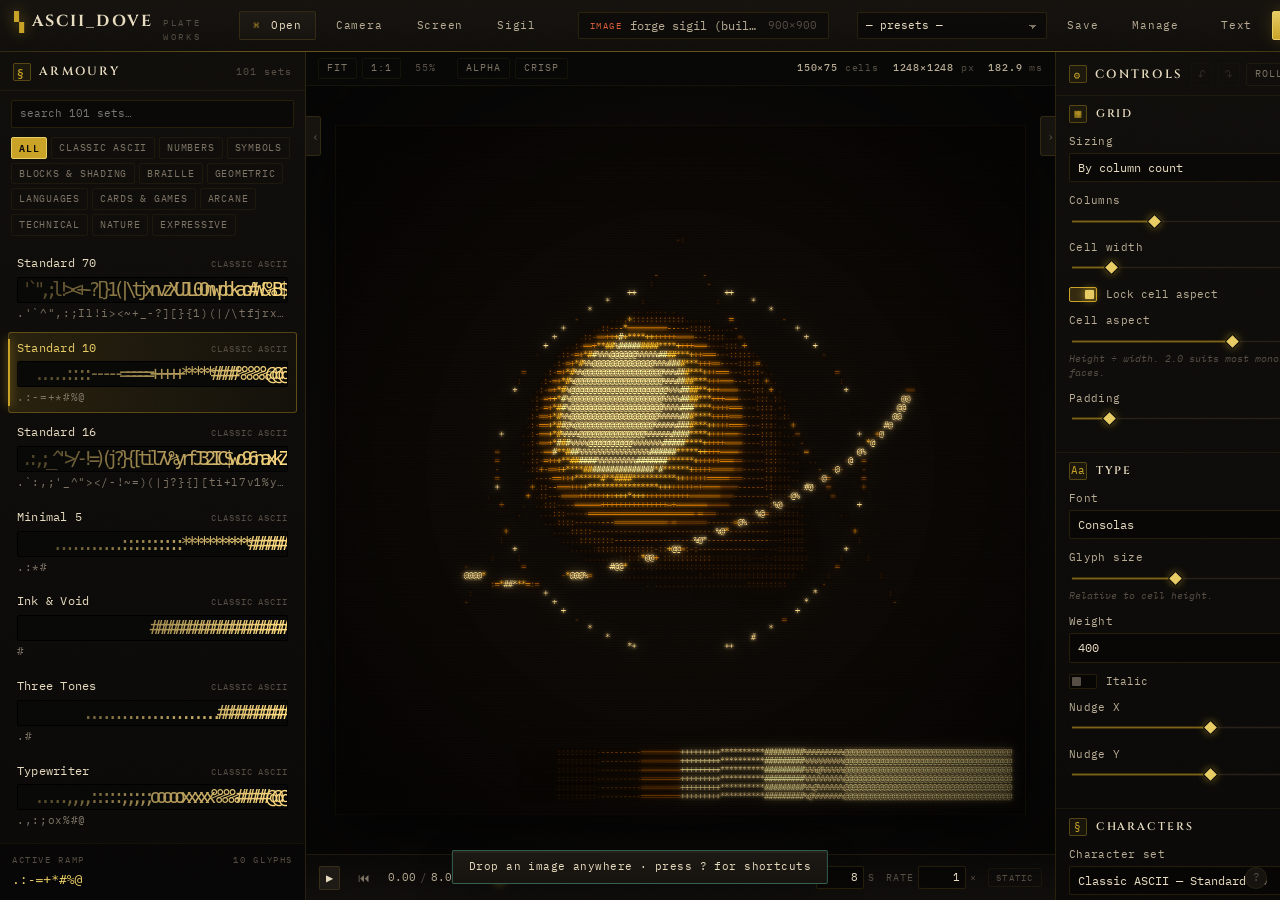
<file: index.html>
<!doctype html>
<html lang="en">
<head>
<meta charset="utf-8">
<meta name="viewport" content="width=device-width, initial-scale=1">
<title>ASCII_DOVE — glyph plate works</title>
<meta name="description" content="A studio for turning images, video and live capture into glyph art.">

<link rel="preconnect" href="https://fonts.googleapis.com">
<link rel="preconnect" href="https://fonts.gstatic.com" crossorigin>
<link href="https://fonts.googleapis.com/css2?family=Cinzel:wght@400;600;700&family=IBM+Plex+Mono:ital,wght@0,300;0,400;0,500;0,600;1,400&display=swap" rel="stylesheet">

<script>
/* Send phones to the touch build, before any styling, so there is no flash of
   the desktop layout.

   Deliberately NOT navigator.maxTouchPoints: Windows laptops with a
   touchscreen report 10 of them, and a narrow window would then bounce a
   desktop user into the phone UI. `pointer: coarse` asks whether the *primary*
   pointer is a finger, which is the actual question — a touch laptop with a
   trackpad reports `fine`.

   `?desktop=1` overrides and is remembered. */
(function () {
  try {
    if (/[?&]desktop=1/.test(location.search)) {
      localStorage.setItem('asciidove.forceDesktop', '1');
      return;
    }
    if (localStorage.getItem('asciidove.forceDesktop') === '1') return;

    var ua = navigator.userAgentData;
    var isPhone = !!(ua && ua.mobile === true);
    var coarse = window.matchMedia('(pointer: coarse)').matches;
    var narrow = window.matchMedia('(max-width: 900px)').matches;

    if (isPhone || (coarse && narrow)) location.replace('mobile.html');
  } catch (e) { /* storage or matchMedia blocked — stay on desktop */ }
})();
</script>

<link rel="stylesheet" href="css/app.css">
<link rel="icon" href="data:image/svg+xml,%3Csvg xmlns='http://www.w3.org/2000/svg' viewBox='0 0 32 32'%3E%3Crect width='32' height='32' fill='%230a0908'/%3E%3Ctext x='16' y='23' font-size='20' text-anchor='middle' fill='%23c9a227' font-family='serif'%3E%40%3C/text%3E%3C/svg%3E">
</head>
<body>

<div class="grain" aria-hidden="true"></div>

<div class="app">

  <!-- ══════════════════════════ TOP BAR ══════════════════════════ -->
  <header class="topbar">
    <div class="mark">
      <span class="mark-glyph">▚</span>
      <span class="mark-name">ASCII_DOVE</span>
      <span class="mark-sub">plate works</span>
    </div>

    <nav class="tb-group" aria-label="Source">
      <button class="btn" id="btnOpen" title="Open image, video, GIF or a folder of frames (O)">
        <span class="btn-key">⌘</span> Open
      </button>
      <button class="btn btn-quiet" id="btnCam" title="Use the camera as a live source">Camera</button>
      <button class="btn btn-quiet" id="btnScreen" title="Capture a screen or window">Screen</button>
      <button class="btn btn-quiet" id="btnSample" title="Return to the built-in test sigil">Sigil</button>
    </nav>

    <div class="tb-spacer"></div>

    <div class="tb-group tb-source" id="sourceInfo" title="Current source">
      <span class="src-kind" id="srcKind">image</span>
      <span class="src-name" id="srcName">forge sigil</span>
      <span class="src-dim" id="srcDim">900×900</span>
    </div>

    <div class="tb-spacer"></div>

    <nav class="tb-group" aria-label="Presets">
      <select id="presetSelect" class="select select-preset" title="Load a preset">
        <option value="">— presets —</option>
      </select>
      <button class="btn btn-quiet" id="btnPresetSave" title="Save current settings as a preset (S)">Save</button>
      <button class="btn btn-quiet" id="btnPresetManage" title="Manage, import and export presets">Manage</button>
    </nav>

    <nav class="tb-group" aria-label="Output">
      <button class="btn btn-quiet" id="btnText" title="View and copy as plain text (T)">Text</button>
      <button class="btn btn-gold" id="btnExport" title="Export (E)">Export</button>
    </nav>
  </header>

  <!-- ══════════════════════════ BODY ══════════════════════════ -->
  <main class="body">

    <!-- ─────────── LEFT: glyph armoury ─────────── -->
    <aside class="rail rail-left" id="railLeft">
      <div class="rail-head">
        <h2 class="rail-title"><span class="sigil">§</span> Armoury</h2>
        <span class="rail-count" id="setCount">—</span>
      </div>

      <div class="rail-search">
        <input type="search" id="setSearch" placeholder="search 60+ sets…" autocomplete="off" spellcheck="false">
      </div>

      <div class="cat-strip" id="catStrip" role="tablist" aria-label="Character categories"></div>

      <div class="set-list" id="setList" role="listbox" aria-label="Character sets"></div>

      <div class="rail-foot">
        <div class="ramp-readout">
          <div class="ramp-label">active ramp <span id="rampLen"></span></div>
          <div class="ramp-glyphs" id="rampGlyphs"></div>
        </div>
      </div>
    </aside>

    <button class="rail-toggle rail-toggle-left" id="toggleLeft" title="Collapse the armoury">‹</button>

    <!-- ─────────── CENTRE: stage ─────────── -->
    <section class="stage">
      <div class="stage-bar">
        <div class="sb-group">
          <button class="chip" id="btnFit" title="Fit plate to view (F)">Fit</button>
          <button class="chip" id="btnActual" title="Actual pixels (1)">1:1</button>
          <span class="chip chip-static" id="zoomLabel">100%</span>
        </div>
        <div class="sb-group">
          <button class="chip chip-toggle" id="btnCheck" title="Show a checkerboard behind transparency">Alpha</button>
          <button class="chip chip-toggle" id="btnPixel" title="Disable smoothing when zoomed">Crisp</button>
        </div>
        <div class="sb-spacer"></div>
        <div class="sb-group sb-stats">
          <span class="stat"><b id="statGrid">—</b> cells</span>
          <span class="stat"><b id="statSize">—</b> px</span>
          <span class="stat"><b id="statMs">—</b> ms</span>
        </div>
      </div>

      <div class="viewport" id="viewport">
        <div class="plate-wrap" id="plateWrap">
          <canvas id="plate"></canvas>
        </div>
        <div class="drop-veil" id="dropVeil">
          <div class="drop-inner">
            <div class="drop-mark">▚</div>
            <div class="drop-text">release to forge</div>
            <div class="drop-hint">images · video · gif · webp · frame sequences</div>
          </div>
        </div>
      </div>

      <div class="transport" id="transport">
        <button class="tp-btn" id="btnPlay" title="Play / pause (Space)">▶</button>
        <button class="tp-btn tp-quiet" id="btnRewind" title="Return to zero (Home)">⏮</button>
        <div class="tp-time"><span id="tpTime">0.00</span><span class="tp-dim">/</span><span id="tpDur">8.00</span>s</div>
        <input type="range" class="tp-scrub" id="tpScrub" min="0" max="1000" value="0" title="Scrub the timeline">
        <label class="tp-field" title="Loop length driving the LFOs">
          loop <input type="number" id="tpLoop" min="0.5" max="120" step="0.5" value="8"><span>s</span>
        </label>
        <label class="tp-field" title="Playback rate">
          rate <input type="number" id="tpSpeed" min="0.05" max="8" step="0.05" value="1"><span>×</span>
        </label>
        <span class="tp-badge" id="tpBadge">static</span>
      </div>
    </section>

    <button class="rail-toggle rail-toggle-right" id="toggleRight" title="Collapse controls">›</button>

    <!-- ─────────── RIGHT: controls ─────────── -->
    <aside class="rail rail-right" id="railRight">
      <div class="rail-head">
        <h2 class="rail-title"><span class="sigil">⚙</span> Controls</h2>
        <div class="rail-head-actions">
          <button class="mini mini-icon" id="btnUndo" title="Undo (Ctrl+Z)" disabled>↶</button>
          <button class="mini mini-icon" id="btnRedo" title="Redo (Ctrl+Shift+Z)" disabled>↷</button>
          <button class="mini" id="btnRandom" title="Randomise the look (R)">Roll</button>
          <button class="mini" id="btnReset" title="Reset every parameter">Reset</button>
        </div>
      </div>
      <div class="groups" id="groups"></div>
    </aside>
  </main>
</div>

<!-- ══════════════════════════ MODALS ══════════════════════════ -->

<div class="modal-veil" id="modalVeil" hidden>

  <!-- Export -->
  <div class="modal" id="modalExport" hidden role="dialog" aria-labelledby="exportTitle">
    <div class="modal-head">
      <h3 id="exportTitle"><span class="sigil">⬓</span> Export</h3>
      <button class="modal-x" data-close>✕</button>
    </div>
    <div class="modal-body">
      <div class="tabs" id="exportTabs">
        <button class="tab is-on" data-tab="still">Still</button>
        <button class="tab" data-tab="text">Text &amp; vector</button>
        <button class="tab" data-tab="motion">Motion</button>
      </div>

      <section class="tabpane is-on" data-pane="still">
        <div class="field">
          <label>Scale</label>
          <select id="exScale" class="select">
            <option value="1">1× — as rendered</option>
            <option value="2">2×</option>
            <option value="3">3×</option>
            <option value="4">4×</option>
          </select>
        </div>
        <p class="note" id="exStillNote">—</p>
        <div class="modal-actions">
          <button class="btn btn-gold" id="exPNG">Save PNG</button>
          <button class="btn" id="exJPG">Save JPEG</button>
          <button class="btn btn-quiet" id="exClip">Copy image</button>
        </div>
      </section>

      <section class="tabpane" data-pane="text">
        <label class="check"><input type="checkbox" id="exTrim" checked> Trim trailing spaces</label>
        <p class="note">Plain text drops colour. ANSI keeps 24-bit colour for terminals.
           SVG and HTML both stay live text you can select and restyle.</p>
        <div class="modal-actions">
          <button class="btn btn-gold" id="exTXT">Save .txt</button>
          <button class="btn" id="exANSI">Save .ans</button>
          <button class="btn" id="exSVG">Save .svg</button>
          <button class="btn" id="exHTML">Save .html</button>
          <button class="btn btn-quiet" id="exCopyText">Copy text</button>
        </div>
      </section>

      <section class="tabpane" data-pane="motion">
        <div class="field-row">
          <div class="field">
            <label>Format</label>
            <select id="exFormat" class="select">
              <option value="gif">Animated GIF — frame exact</option>
              <option value="webm">Video (WebM) — records in real time</option>
              <option value="zip">PNG sequence (.zip) — frame exact</option>
              <option value="txtzip">Text sequence (.zip) — frame exact</option>
            </select>
          </div>
          <div class="field field-narrow">
            <label>FPS</label>
            <input type="number" id="exFps" class="input" min="1" max="60" step="1" value="20">
          </div>
          <div class="field field-narrow">
            <label>Seconds</label>
            <input type="number" id="exDur" class="input" min="0.2" max="120" step="0.1" value="4">
          </div>
        </div>
        <div class="field-row" id="gifOpts">
          <div class="field field-narrow">
            <label>GIF colours</label>
            <select id="exColors" class="select">
              <option value="256">256</option>
              <option value="128">128</option>
              <option value="64">64</option>
              <option value="32">32</option>
              <option value="16">16</option>
            </select>
          </div>
          <label class="check"><input type="checkbox" id="exGifDither"> Dither GIF colours</label>
        </div>
        <p class="note" id="exMotionNote">—</p>
        <div class="progress" id="exProgress" hidden>
          <div class="progress-bar"><i id="exProgressBar"></i></div>
          <div class="progress-text" id="exProgressText">—</div>
        </div>
        <div class="modal-actions">
          <button class="btn btn-gold" id="exRender">Render</button>
          <button class="btn btn-quiet" id="exCancel" hidden>Cancel</button>
        </div>
      </section>
    </div>
  </div>

  <!-- Text view -->
  <div class="modal modal-wide" id="modalText" hidden role="dialog" aria-labelledby="textTitle">
    <div class="modal-head">
      <h3 id="textTitle"><span class="sigil">≡</span> Plain text</h3>
      <button class="modal-x" data-close>✕</button>
    </div>
    <div class="modal-body">
      <div class="text-tools">
        <span class="note" id="textStats">—</span>
        <div class="tt-actions">
          <button class="btn btn-quiet" id="txtCopy">Copy</button>
          <button class="btn btn-quiet" id="txtSave">Save .txt</button>
        </div>
      </div>
      <textarea id="textOut" class="text-out" readonly spellcheck="false"></textarea>
    </div>
  </div>

  <!-- Preset manager -->
  <div class="modal" id="modalPresets" hidden role="dialog" aria-labelledby="presetTitle">
    <div class="modal-head">
      <h3 id="presetTitle"><span class="sigil">✦</span> Presets</h3>
      <button class="modal-x" data-close>✕</button>
    </div>
    <div class="modal-body">
      <div class="field-row">
        <div class="field">
          <label>Save current settings as</label>
          <input type="text" id="presetName" class="input" placeholder="name this plate" maxlength="60">
        </div>
        <button class="btn btn-gold" id="presetSaveGo">Save</button>
      </div>
      <div class="preset-list" id="presetList"></div>
      <div class="modal-actions modal-actions-split">
        <div>
          <button class="btn btn-quiet" id="presetImport">Import JSON…</button>
          <input type="file" id="presetFile" accept=".json,application/json" hidden>
        </div>
        <div>
          <button class="btn btn-quiet" id="presetExportAll">Export all</button>
        </div>
      </div>
    </div>
  </div>

  <!-- Animation binding editor -->
  <div class="modal modal-narrow" id="modalAnim" hidden role="dialog" aria-labelledby="animTitle">
    <div class="modal-head">
      <h3 id="animTitle"><span class="sigil">∿</span> Animate <em id="animParam"></em></h3>
      <button class="modal-x" data-close>✕</button>
    </div>
    <div class="modal-body" id="animBody"></div>
  </div>

  <!-- Help -->
  <div class="modal" id="modalHelp" hidden role="dialog" aria-labelledby="helpTitle">
    <div class="modal-head">
      <h3 id="helpTitle"><span class="sigil">?</span> Shortcuts</h3>
      <button class="modal-x" data-close>✕</button>
    </div>
    <div class="modal-body">
      <dl class="keys">
        <dt>Ctrl Z</dt><dd>Undo</dd>
        <dt>Ctrl ⇧ Z</dt><dd>Redo</dd>
        <dt>O</dt><dd>Open a file</dd>
        <dt>Space</dt><dd>Play / pause</dd>
        <dt>F</dt><dd>Fit plate to view</dd>
        <dt>1</dt><dd>Actual pixels</dd>
        <dt>T</dt><dd>Plain-text view</dd>
        <dt>E</dt><dd>Export</dd>
        <dt>S</dt><dd>Save preset</dd>
        <dt>R</dt><dd>Roll a random look</dd>
        <dt>[ &nbsp;]</dt><dd>Character offset −/+</dd>
        <dt>, &nbsp;.</dt><dd>Depth −/+</dd>
        <dt>&lt; &nbsp;&gt;</dt><dd>Columns −/+</dd>
        <dt>I</dt><dd>Invert</dd>
        <dt>X</dt><dd>Reverse ramp</dd>
        <dt>↑ ↓</dt><dd>Previous / next character set</dd>
        <dt>Esc</dt><dd>Close dialog</dd>
        <dt>?</dt><dd>This list</dd>
      </dl>
      <p class="note">Drop files anywhere on the stage. Everything runs locally — nothing is uploaded.</p>
      <p class="note">On a phone? <a class="help-link" id="linkMobile" href="mobile.html">Switch to the touch build →</a></p>
    </div>
  </div>
</div>

<div class="toast-stack" id="toasts" aria-live="polite"></div>

<button class="help-fab" id="btnHelp" title="Shortcuts (?)">?</button>

<input type="file" id="fileInput" accept="image/*,video/*" multiple hidden>

<!-- ══════════════════════════ SCRIPTS ══════════════════════════ -->
<script src="js/charsets.js"></script>
<script src="js/palettes.js"></script>
<script src="js/imageproc.js"></script>
<script src="js/renderer.js"></script>
<script src="js/media.js"></script>
<script src="js/params.js"></script>
<script src="js/anim.js"></script>
<script src="js/lib/zip.js"></script>
<script src="js/lib/gifenc.js"></script>
<script src="js/exporters.js"></script>
<script src="js/presets.js"></script>
<script src="js/ui.js"></script>
<script src="js/main.js"></script>
</body>
</html>
</file>
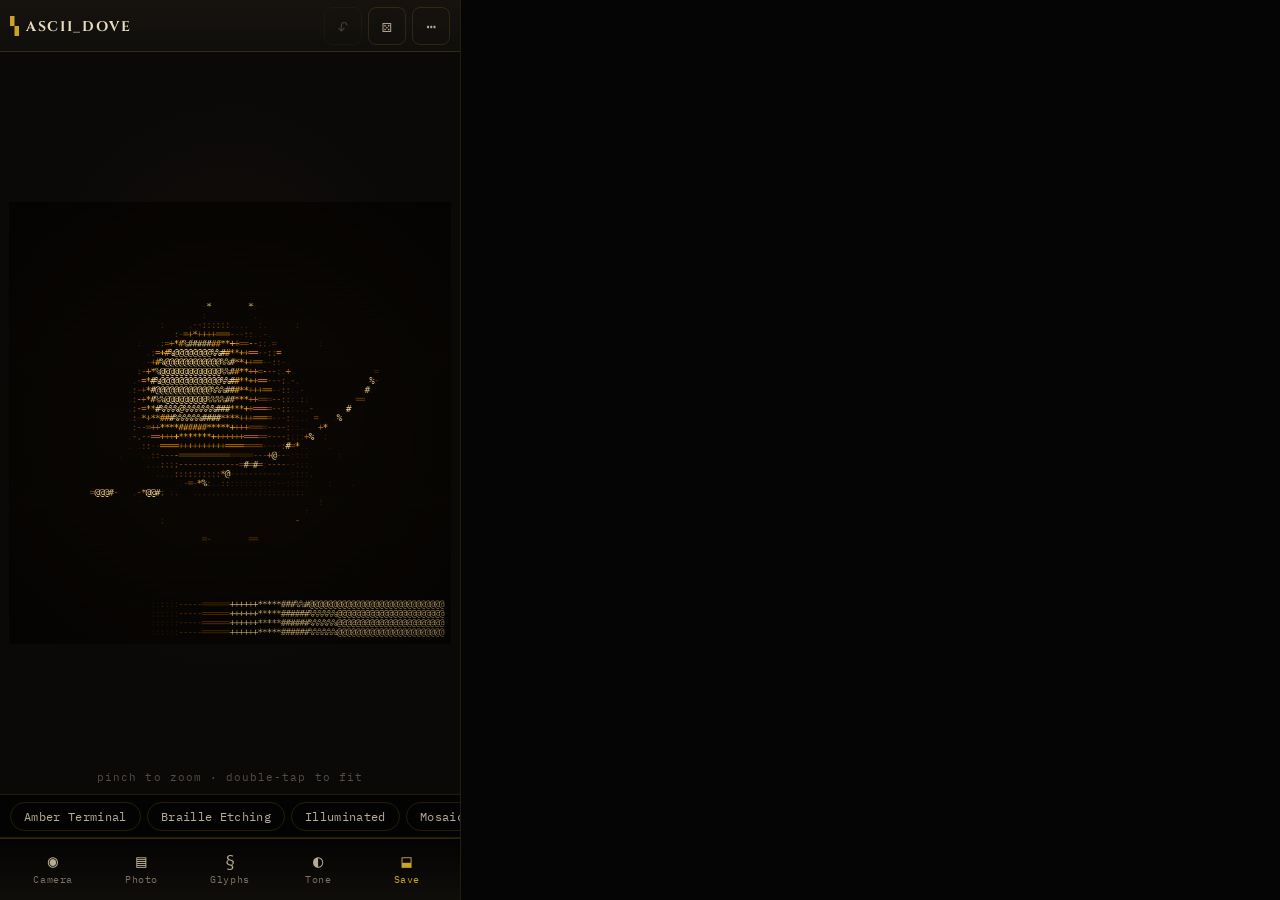
<file: mobile.html>
<!doctype html>
<html lang="en">
<head>
<meta charset="utf-8">
<meta name="viewport" content="width=device-width, initial-scale=1, maximum-scale=1, user-scalable=no, viewport-fit=cover">
<meta name="theme-color" content="#0a0908">
<meta name="mobile-web-app-capable" content="yes">
<meta name="apple-mobile-web-app-status-bar-style" content="black-translucent">
<title>ASCII_DOVE</title>
<meta name="description" content="Turn your camera and photos into glyph art.">

<link rel="preconnect" href="https://fonts.googleapis.com">
<link rel="preconnect" href="https://fonts.gstatic.com" crossorigin>
<link href="https://fonts.googleapis.com/css2?family=Cinzel:wght@600;700&family=IBM+Plex+Mono:wght@400;500&display=swap" rel="stylesheet">

<link rel="stylesheet" href="css/mobile.css">
<link rel="icon" href="data:image/svg+xml,%3Csvg xmlns='http://www.w3.org/2000/svg' viewBox='0 0 32 32'%3E%3Crect width='32' height='32' fill='%230a0908'/%3E%3Ctext x='16' y='23' font-size='20' text-anchor='middle' fill='%23c9a227' font-family='serif'%3E%40%3C/text%3E%3C/svg%3E">
</head>
<body>

<div class="app">

  <header class="bar bar-top">
    <div class="mark"><span class="mark-glyph">▚</span><span class="mark-name">ASCII_DOVE</span></div>
    <div class="bar-spacer"></div>
    <button class="icon-btn" id="btnUndo" aria-label="Undo" disabled>↶</button>
    <button class="icon-btn" id="btnRoll" aria-label="Random look">⚄</button>
    <button class="icon-btn" id="btnMore" aria-label="More">⋯</button>
  </header>

  <main class="stage" id="stage">
    <canvas id="plate"></canvas>
    <div class="stage-hint" id="stageHint">pinch to zoom · double-tap to fit</div>
  </main>

  <div class="strip" id="presetStrip" role="tablist" aria-label="Presets"></div>

  <nav class="bar bar-bottom">
    <button class="act" id="actCamera"><span class="act-ico">◉</span><span>Camera</span></button>
    <button class="act" id="actOpen"><span class="act-ico">▤</span><span>Photo</span></button>
    <button class="act" id="actLook"><span class="act-ico">§</span><span>Glyphs</span></button>
    <button class="act" id="actTone"><span class="act-ico">◐</span><span>Tone</span></button>
    <button class="act act-go" id="actSave"><span class="act-ico">⬓</span><span>Save</span></button>
  </nav>
</div>

<!-- ─────────── bottom sheets ─────────── -->
<div class="sheet-veil" id="sheetVeil" hidden></div>

<section class="sheet" id="sheetLook" hidden aria-label="Glyphs">
  <div class="sheet-grip"></div>
  <div class="sheet-head"><h2>Glyphs</h2><button class="sheet-x" data-close>✕</button></div>
  <div class="sheet-body">
    <label class="fld">Character set
      <select id="mSet" class="sel"></select>
    </label>
    <div id="rampPreview" class="ramp"></div>
    <div id="lookSliders"></div>
    <label class="tgl"><input type="checkbox" id="mReverse"><span class="tgl-box"></span>Reverse ramp</label>
  </div>
</section>

<section class="sheet" id="sheetTone" hidden aria-label="Tone">
  <div class="sheet-grip"></div>
  <div class="sheet-head"><h2>Tone</h2><button class="sheet-x" data-close>✕</button></div>
  <div class="sheet-body">
    <div id="toneSliders"></div>
    <label class="tgl"><input type="checkbox" id="mInvert"><span class="tgl-box"></span>Invert</label>
  </div>
</section>

<section class="sheet" id="sheetMore" hidden aria-label="More">
  <div class="sheet-grip"></div>
  <div class="sheet-head"><h2>Detail &amp; colour</h2><button class="sheet-x" data-close>✕</button></div>
  <div class="sheet-body">
    <div id="moreSliders"></div>
    <label class="fld">Colour
      <select id="mColorMode" class="sel">
        <option value="mono">Single colour</option>
        <option value="source">From photo</option>
        <option value="palette">Palette</option>
        <option value="gradient">Gradient</option>
      </select>
    </label>
    <label class="fld" id="palWrap">Palette
      <select id="mPalette" class="sel"></select>
    </label>
    <label class="fld" id="gradWrap" hidden>Gradient
      <select id="mGradient" class="sel"></select>
    </label>
    <label class="tgl"><input type="checkbox" id="mEdges"><span class="tgl-box"></span>Contour strokes
      <em class="tgl-note">sharper, ~2× slower</em>
    </label>
    <div class="sheet-foot">
      <span class="stat" id="mStats">—</span>
      <a class="link" href="index.html?desktop=1">Desktop version →</a>
    </div>
  </div>
</section>

<section class="sheet" id="sheetSave" hidden aria-label="Save">
  <div class="sheet-grip"></div>
  <div class="sheet-head"><h2>Save</h2><button class="sheet-x" data-close>✕</button></div>
  <div class="sheet-body">
    <button class="big" id="saveShare" hidden>Share image</button>
    <button class="big" id="savePng">Save PNG</button>
    <button class="big big-quiet" id="saveTxt">Save as text</button>
    <button class="big big-quiet" id="saveCopy">Copy text</button>
    <p class="note" id="saveNote">—</p>
  </div>
</section>

<div class="toast-stack" id="toasts" aria-live="polite"></div>
<input type="file" id="fileInput" accept="image/*,video/*" hidden>

<script src="js/charsets.js"></script>
<script src="js/palettes.js"></script>
<script src="js/imageproc.js"></script>
<script src="js/renderer.js"></script>
<script src="js/media.js"></script>
<script src="js/params.js"></script>
<script src="js/anim.js"></script>
<script src="js/lib/zip.js"></script>
<script src="js/lib/gifenc.js"></script>
<script src="js/exporters.js"></script>
<script src="js/presets.js"></script>
<script src="js/mobile.js"></script>
</body>
</html>
</file>
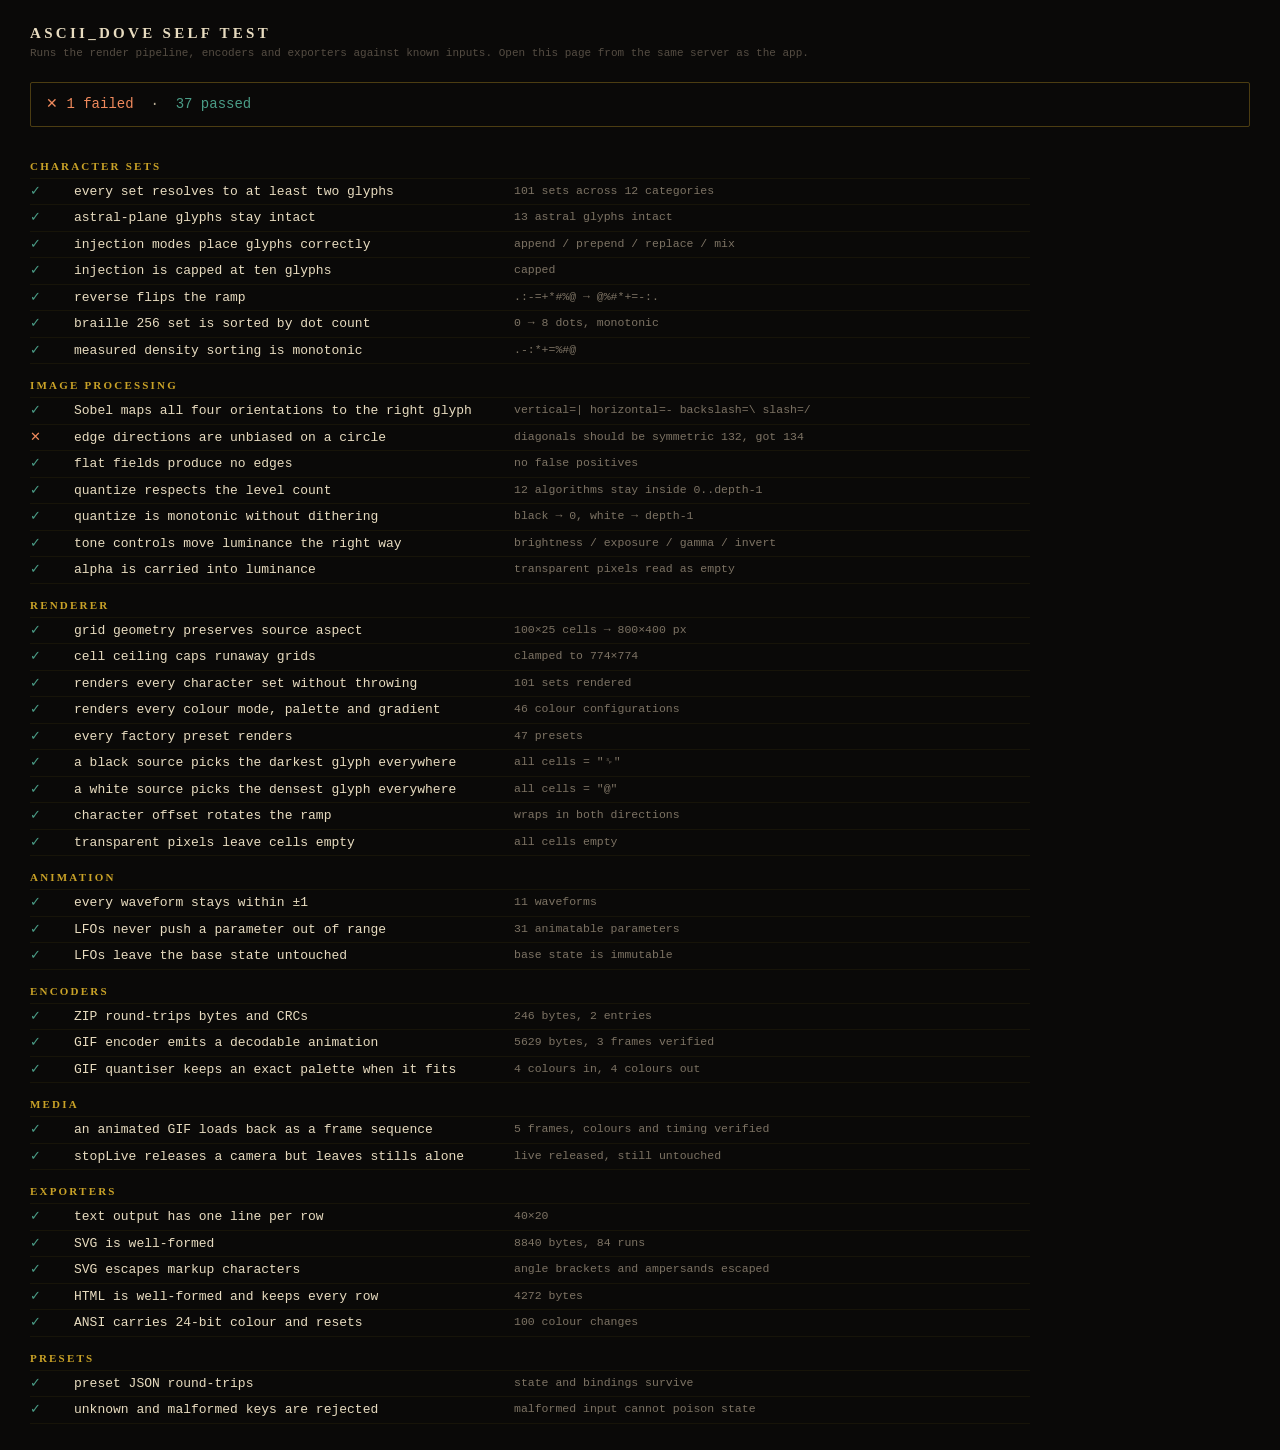
<file: tests/test.html>
<!doctype html>
<html lang="en">
<head>
<meta charset="utf-8">
<title>ASCII_DOVE — self test</title>
<style>
  body { background:#0a0908; color:#b8ac94; font:13px/1.5 'IBM Plex Mono',Consolas,monospace; margin:0; padding:26px 30px; }
  h1 { font:600 15px/1 Georgia,serif; letter-spacing:.22em; text-transform:uppercase; color:#e8dcc0; margin:0 0 4px; }
  .sub { color:#554d43; font-size:11px; margin-bottom:20px; }
  #summary { padding:11px 15px; border:1px solid rgba(201,162,39,.34); border-radius:2px; margin-bottom:18px; font-size:14px; }
  .ok  { color:#4a9c86; }
  .bad { color:#f08a5d; }
  table { border-collapse:collapse; width:100%; max-width:1000px; }
  td { padding:3px 10px 3px 0; vertical-align:top; border-bottom:1px solid rgba(201,162,39,.07); }
  td.s { width:34px; }
  td.n { color:#e8dcc0; width:44%; }
  td.d { color:#7d7364; font-size:11.5px; }
  .group { color:#c9a227; font:600 11px/1 Georgia,serif; letter-spacing:.2em; text-transform:uppercase; padding:16px 0 6px; }
</style>
</head>
<body>
<h1>ASCII_DOVE self test</h1>
<div class="sub">Runs the render pipeline, encoders and exporters against known inputs. Open this page from the same server as the app.</div>
<div id="summary">running…</div>
<table id="rows"></table>

<script src="../js/charsets.js"></script>
<script src="../js/palettes.js"></script>
<script src="../js/imageproc.js"></script>
<script src="../js/renderer.js"></script>
<script src="../js/media.js"></script>
<script src="../js/params.js"></script>
<script src="../js/anim.js"></script>
<script src="../js/lib/zip.js"></script>
<script src="../js/lib/gifenc.js"></script>
<script src="../js/exporters.js"></script>
<script src="../js/presets.js"></script>
<script>
(function () {
  'use strict';
  var rows = document.getElementById('rows');
  var pass = 0, fail = 0;

  function group(name) {
    var tr = rows.insertRow();
    var td = tr.insertCell();
    td.colSpan = 3;
    td.className = 'group';
    td.textContent = name;
  }

  var pending = 0;

  function check(name, fn) {
    var row = add('…', '', name, 'running');
    var r;
    try {
      r = fn();
    } catch (e) {
      fail++;
      set(row, '✕', 'bad', e.message);
      return;
    }
    // Several checks decode a blob, which is asynchronous.
    if (r && typeof r.then === 'function') {
      pending++;
      r.then(function (msg) {
        pass++;
        set(row, '✓', 'ok', msg == null || msg === true ? '' : String(msg));
      }, function (e) {
        fail++;
        set(row, '✕', 'bad', e.message);
      }).then(function () { pending--; summarise(); });
    } else {
      pass++;
      set(row, '✓', 'ok', r == null || r === true ? '' : String(r));
    }
  }

  function add(sym, cls, name, detail) {
    var tr = rows.insertRow();
    var a = tr.insertCell(); a.className = 's ' + cls; a.textContent = sym;
    var b = tr.insertCell(); b.className = 'n'; b.textContent = name;
    var c = tr.insertCell(); c.className = 'd'; c.textContent = detail || '';
    return { sym: a, detail: c };
  }

  function set(row, sym, cls, detail) {
    row.sym.className = 's ' + cls;
    row.sym.textContent = sym;
    row.detail.className = 'd' + (cls === 'bad' ? ' bad' : '');
    row.detail.textContent = detail || '';
  }

  function summarise() {
    if (pending > 0) return;
    var s = document.getElementById('summary');
    s.innerHTML = fail === 0
      ? '<span class="ok">✓ all ' + pass + ' checks passed</span>'
      : '<span class="bad">✕ ' + fail + ' failed</span> &nbsp;·&nbsp; <span class="ok">' + pass + ' passed</span>';
  }

  function assert(cond, msg) { if (!cond) throw new Error(msg || 'assertion failed'); }
  function eq(a, b, msg) { if (a !== b) throw new Error((msg || 'expected') + ' ' + JSON.stringify(b) + ', got ' + JSON.stringify(a)); }

  var scratch = document.createElement('canvas');
  var sctx = scratch.getContext('2d', { willReadFrequently: true });
  var source = SS.media.buildDefault();

  /* ── character sets ───────────────────────────────────────────── */
  group('Character sets');

  check('every set resolves to at least two glyphs', function () {
    SS.charsets.ALL.forEach(function (s) {
      var g = SS.charsets.resolve({ setId: s.id, custom: '', injectMode: 'mix' });
      assert(g.length >= 2, s.id + ' resolved to ' + g.length);
      assert(g.every(function (x) { return typeof x === 'string' && x.length > 0; }), s.id + ' has an empty glyph');
    });
    return SS.charsets.count + ' sets across ' + SS.charsets.CATEGORIES.length + ' categories';
  });

  check('astral-plane glyphs stay intact', function () {
    var cards = SS.charsets.BY_ID.cardsBack;
    assert(cards, 'cards set missing');
    // Surrogate pairs must survive as single entries, not be split in half.
    var multi = cards.glyphs.filter(function (g) { return g.codePointAt(0) > 0xFFFF; });
    assert(multi.length > 0, 'no astral glyphs found');
    assert(!cards.glyphs.some(function (g) {
      var c = g.charCodeAt(0);
      return c >= 0xDC00 && c <= 0xDFFF;   // a lone low surrogate = split pair
    }), 'a surrogate pair was split');
    return multi.length + ' astral glyphs intact';
  });

  check('injection modes place glyphs correctly', function () {
    var base = SS.charsets.BY_ID.std10.glyphs.length;
    var app = SS.charsets.resolve({ setId: 'std10', custom: 'AB', injectMode: 'append' });
    eq(app.length, base + 2, 'append length');
    eq(app[app.length - 1], 'B', 'append tail');
    var pre = SS.charsets.resolve({ setId: 'std10', custom: 'AB', injectMode: 'prepend' });
    eq(pre[0], 'A', 'prepend head');
    var rep = SS.charsets.resolve({ setId: 'std10', custom: 'AB', injectMode: 'replace' });
    eq(rep.length, 2, 'replace length');
    var mix = SS.charsets.resolve({ setId: 'std10', custom: 'AB', injectMode: 'mix' });
    eq(mix.length, base + 2, 'mix length');
    assert(mix.indexOf('A') > 0 && mix.indexOf('A') < mix.length - 1, 'mix should not land at an end');
    return 'append / prepend / replace / mix';
  });

  check('injection is capped at ten glyphs', function () {
    var r = SS.charsets.resolve({ setId: 'std10', custom: 'ABCDEFGHIJKLMNOP', injectMode: 'replace' });
    eq(r.length, 10, 'cap');
    return 'capped';
  });

  check('reverse flips the ramp', function () {
    var f = SS.charsets.resolve({ setId: 'std10', custom: '', injectMode: 'mix' });
    var r = SS.charsets.resolve({ setId: 'std10', custom: '', injectMode: 'mix', reverse: true });
    eq(r[0], f[f.length - 1], 'first of reversed');
    return f.join('') + '  →  ' + r.join('');
  });

  check('braille 256 set is sorted by dot count', function () {
    var g = SS.charsets.BY_ID.brDensity.glyphs;
    eq(g.length, 256, 'length');
    function dots(ch) {
      var n = ch.codePointAt(0) - 0x2800, c = 0;
      while (n) { c += n & 1; n >>= 1; }
      return c;
    }
    for (var i = 1; i < g.length; i++) {
      assert(dots(g[i]) >= dots(g[i - 1]), 'not monotonic at ' + i);
    }
    return '0 → 8 dots, monotonic';
  });

  check('measured density sorting is monotonic', function () {
    var sorted = SS.charsets.sortByDensity(Array.from(' .:-=+*#%@'), 'Consolas, monospace');
    var m = SS.charsets.measureDensity(sorted, 'Consolas, monospace');
    for (var i = 1; i < m.length; i++) assert(m[i].v >= m[i - 1].v, 'not monotonic at ' + i);
    eq(sorted[0], ' ', 'space should be lightest');
    return sorted.join('');
  });

  /* ── image processing ─────────────────────────────────────────── */
  group('Image processing');

  check('Sobel maps all four orientations to the right glyph', function () {
    var S = 120;
    function luma(fn) {
      var a = new Float32Array(S * S);
      for (var y = 0; y < S; y++) for (var x = 0; x < S; x++) a[y * S + x] = fn(x, y) ? 1 : 0;
      return a;
    }
    // EDGE_SETS list glyphs as [horizontal, /, vertical, \].
    var cases = [
      ['vertical', function (x) { return x > S / 2; }, 2],
      ['horizontal', function (x, y) { return y > S / 2; }, 0],
      ['backslash', function (x, y) { return (x - y) < 0; }, 3],
      ['slash', function (x, y) { return (x + y) > S; }, 1]
    ];
    var report = [];
    cases.forEach(function (c) {
      var r = SS.imageproc.sobelCells(luma(c[1]), S, S, 12, 12, 0.2, 0);
      var tally = [0, 0, 0, 0], total = 0;
      for (var i = 0; i < r.dir.length; i++) {
        if (r.dir[i] < 0) continue;
        tally[r.dir[i]]++; total++;
      }
      assert(total > 0, c[0] + ': no edges detected at all');
      var best = tally.indexOf(Math.max.apply(null, tally));
      eq(best, c[2], c[0] + ' should pick bucket');
      assert(tally[best] === total, c[0] + ': mixed directions ' + tally.join('/'));
      report.push(c[0] + '=' + Array.from('-/|\\')[best]);
    });
    return report.join('  ');
  });

  check('edge directions are unbiased on a circle', function () {
    // A full circumference should hit all four directions equally. This is the
    // regression guard for sampling the edge pass on the anisotropic cell
    // lattice, which used to tip almost everything to horizontal.
    var cv = document.createElement('canvas');
    cv.width = cv.height = 600;
    var c = cv.getContext('2d');
    c.fillStyle = '#000'; c.fillRect(0, 0, 600, 600);
    c.fillStyle = '#fff'; c.beginPath(); c.arc(300, 300, 200, 0, Math.PI * 2); c.fill();

    var st = Object.assign(SS.params.defaults(), {
      cols: 120, cellW: 7, aspectLock: true, cellRatio: 1,   // square cells
      edgeMode: 'only', edgeSet: 'ascii', edgeStrength: 2,
      edgeThreshold: 0.25, edgeSuper: 3, contrast: 0
    });
    var g = SS.renderer.render(sctx, { el: cv, width: 600, height: 600 }, st);
    var t = { '-': 0, '/': 0, '|': 0, '\\': 0 }, n = 0;
    for (var i = 0; i < g.chars.length; i++) {
      var ch = g.chars[i];
      if (ch == null) continue;
      assert(ch in t, 'unexpected glyph ' + JSON.stringify(ch));
      t[ch]++; n++;
    }
    assert(n > 200, 'only ' + n + ' edge cells found');
    Object.keys(t).forEach(function (k) {
      var share = t[k] / n;
      assert(share > 0.18 && share < 0.32,
        k + ' took ' + (share * 100).toFixed(1) + '% of the circumference');
    });
    eq(t['/'], t['\\'], 'diagonals should be symmetric');
    return Object.keys(t).map(function (k) {
      return k + ' ' + (t[k] / n * 100).toFixed(0) + '%';
    }).join('  ');
  });

  check('flat fields produce no edges', function () {
    var S = 60;
    var flat = new Float32Array(S * S).fill(0.5);
    var r = SS.imageproc.sobelCells(flat, S, S, 10, 10, 0.2, 0);
    var n = 0;
    for (var i = 0; i < r.dir.length; i++) if (r.dir[i] >= 0) n++;
    eq(n, 0, 'edge cells on a flat field');
    return 'no false positives';
  });

  check('quantize respects the level count', function () {
    var n = 400;
    var luma = new Float32Array(n);
    for (var i = 0; i < n; i++) luma[i] = i / (n - 1);
    ['none', 'floyd', 'atkinson', 'jarvis', 'stucki', 'burkes', 'sierra',
     'bayer2', 'bayer4', 'bayer8', 'bayer16', 'noise'].forEach(function (mode) {
      var out = SS.imageproc.quantize(luma, 20, 20, 6, mode, 1);
      for (var k = 0; k < out.length; k++) {
        assert(out[k] >= 0 && out[k] <= 5, mode + ' produced level ' + out[k] + ' outside 0..5');
      }
    });
    return '12 algorithms stay inside 0..depth-1';
  });

  check('quantize is monotonic without dithering', function () {
    var n = 256;
    var luma = new Float32Array(n);
    for (var i = 0; i < n; i++) luma[i] = i / (n - 1);
    var out = SS.imageproc.quantize(luma, n, 1, 8, 'none', 1);
    for (var k = 1; k < n; k++) assert(out[k] >= out[k - 1], 'ramp went backwards at ' + k);
    eq(out[0], 0, 'darkest level');
    eq(out[n - 1], 7, 'lightest level');
    return 'black → 0, white → depth-1';
  });

  check('tone controls move luminance the right way', function () {
    function mid(patch) {
      var img = new ImageData(new Uint8ClampedArray([128, 128, 128, 255]), 1, 1);
      SS.imageproc.applyTone(img, Object.assign(SS.params.defaults(), { contrast: 0 }, patch));
      return img.data[0];
    }
    var base = mid({});
    assert(mid({ brightness: 0.3 }) > base, 'brightness up should brighten');
    assert(mid({ brightness: -0.3 }) < base, 'brightness down should darken');
    assert(mid({ exposure: 1 }) > base, 'exposure up should brighten');
    assert(mid({ invert: true }) < base, 'invert should darken mid-grey up');
    eq(mid({ invert: true }), 255 - base, 'invert is exact');
    assert(mid({ gamma: 2 }) > base, 'gamma > 1 lifts midtones');
    return 'brightness / exposure / gamma / invert';
  });

  check('alpha is carried into luminance', function () {
    var img = new ImageData(new Uint8ClampedArray([255, 255, 255, 0, 255, 255, 255, 255]), 2, 1);
    var l = SS.imageproc.toLuma(img, null, 'rec709');
    eq(l[0], 0, 'transparent white');
    eq(l[1], 1, 'opaque white');
    return 'transparent pixels read as empty';
  });

  /* ── renderer ─────────────────────────────────────────────────── */
  group('Renderer');

  check('grid geometry preserves source aspect', function () {
    var st = Object.assign(SS.params.defaults(), { cols: 100, cellW: 8, aspectLock: true, cellRatio: 2 });
    var g = SS.renderer.computeGeometry(st, 1000, 500);      // 2:1 source
    eq(g.cols, 100, 'cols');
    // rows = cols * (srcH/srcW) * (cellW/cellH) = 100 * .5 * .5 = 25
    eq(g.rows, 25, 'rows');
    eq(g.width / g.height, 2, 'output aspect should match the source');
    return g.cols + '×' + g.rows + ' cells → ' + g.width + '×' + g.height + ' px';
  });

  check('cell ceiling caps runaway grids', function () {
    var st = Object.assign(SS.params.defaults(), { cols: 100000, cellW: 1, cellRatio: 1 });
    var g = SS.renderer.computeGeometry(st, 1000, 1000);
    assert(g.cols * g.rows <= SS.renderer.MAX_CELLS, 'exceeded ceiling: ' + g.cols * g.rows);
    return 'clamped to ' + g.cols + '×' + g.rows;
  });

  check('renders every character set without throwing', function () {
    var st = Object.assign(SS.params.defaults(), { cols: 40, cellW: 6 });
    SS.charsets.ALL.forEach(function (s) {
      st.setId = s.id;
      st.depth = Math.min(12, s.glyphs.length);
      var g = SS.renderer.render(sctx, source, st);
      assert(g, s.id + ' returned no grid');
      eq(g.chars.length, g.cols * g.rows, s.id + ' grid size');
    });
    return SS.charsets.count + ' sets rendered';
  });

  check('renders every colour mode, palette and gradient', function () {
    var st = Object.assign(SS.params.defaults(), { cols: 30, cellW: 6 });
    var n = 0;
    ['mono', 'source', 'palette', 'gradient', 'duotone'].forEach(function (m) {
      st.colorMode = m; SS.renderer.render(sctx, source, st); n++;
    });
    st.colorMode = 'palette';
    SS.palettes.PALETTES.forEach(function (p) { st.paletteId = p.id; SS.renderer.render(sctx, source, st); n++; });
    st.colorMode = 'gradient';
    SS.palettes.GRADIENTS.forEach(function (p) { st.gradientId = p.id; SS.renderer.render(sctx, source, st); n++; });
    return n + ' colour configurations';
  });

  check('every factory preset renders', function () {
    SS.presets.FACTORY.forEach(function (p) {
      var ex = SS.presets.expand(p);
      var st = Object.assign(ex.state, { cols: 50 });
      var g = SS.renderer.render(sctx, source, st);
      assert(g, p.name + ' produced no grid');
    });
    return SS.presets.FACTORY.length + ' presets';
  });

  check('a black source picks the darkest glyph everywhere', function () {
    var cv = document.createElement('canvas');
    cv.width = cv.height = 64;
    var c = cv.getContext('2d');
    c.fillStyle = '#000'; c.fillRect(0, 0, 64, 64);
    var st = Object.assign(SS.params.defaults(), {
      cols: 20, cellW: 6, setId: 'std10', depth: 10,
      contrast: 0, dither: 'none', edgeMode: 'off'
    });
    var g = SS.renderer.render(sctx, { el: cv, width: 64, height: 64 }, st);
    var glyphs = SS.charsets.BY_ID.std10.glyphs;
    for (var i = 0; i < g.chars.length; i++) eq(g.chars[i], glyphs[0], 'cell ' + i);
    return 'all cells = "' + glyphs[0].replace(' ', '␠') + '"';
  });

  check('a white source picks the densest glyph everywhere', function () {
    var cv = document.createElement('canvas');
    cv.width = cv.height = 64;
    var c = cv.getContext('2d');
    c.fillStyle = '#fff'; c.fillRect(0, 0, 64, 64);
    var st = Object.assign(SS.params.defaults(), {
      cols: 20, cellW: 6, setId: 'std10', depth: 10,
      contrast: 0, dither: 'none', edgeMode: 'off'
    });
    var g = SS.renderer.render(sctx, { el: cv, width: 64, height: 64 }, st);
    var glyphs = SS.charsets.BY_ID.std10.glyphs;
    for (var i = 0; i < g.chars.length; i++) eq(g.chars[i], glyphs[glyphs.length - 1], 'cell ' + i);
    return 'all cells = "' + glyphs[glyphs.length - 1] + '"';
  });

  check('character offset rotates the ramp', function () {
    var cv = document.createElement('canvas');
    cv.width = cv.height = 32;
    var c = cv.getContext('2d');
    c.fillStyle = '#000'; c.fillRect(0, 0, 32, 32);
    var base = Object.assign(SS.params.defaults(), {
      cols: 8, cellW: 6, setId: 'std10', depth: 10, contrast: 0, dither: 'none', edgeMode: 'off'
    });
    var glyphs = SS.charsets.BY_ID.std10.glyphs;
    var g0 = SS.renderer.render(sctx, { el: cv, width: 32, height: 32 }, base);
    eq(g0.chars[0], glyphs[0], 'offset 0');
    var g3 = SS.renderer.render(sctx, { el: cv, width: 32, height: 32 }, Object.assign({}, base, { offset: 3 }));
    eq(g3.chars[0], glyphs[3], 'offset 3');
    var gNeg = SS.renderer.render(sctx, { el: cv, width: 32, height: 32 }, Object.assign({}, base, { offset: -1 }));
    eq(gNeg.chars[0], glyphs[glyphs.length - 1], 'offset -1 should wrap');
    return 'wraps in both directions';
  });

  check('transparent pixels leave cells empty', function () {
    var cv = document.createElement('canvas');
    cv.width = cv.height = 32;   // never painted, so fully transparent
    var st = Object.assign(SS.params.defaults(), { cols: 10, cellW: 6, alphaThreshold: 0.5 });
    var g = SS.renderer.render(sctx, { el: cv, width: 32, height: 32 }, st);
    for (var i = 0; i < g.chars.length; i++) eq(g.chars[i], null, 'cell ' + i);
    return 'all cells empty';
  });

  /* ── animation ────────────────────────────────────────────────── */
  group('Animation');

  check('every waveform stays within ±1', function () {
    Object.keys(SS.anim.WAVES).forEach(function (k) {
      var w = SS.anim.WAVES[k];
      for (var i = 0; i <= 400; i++) {
        var v = w(i / 100, 3);
        assert(v >= -1.0001 && v <= 1.0001, k + ' returned ' + v);
        assert(isFinite(v), k + ' returned a non-finite value');
      }
    });
    return Object.keys(SS.anim.WAVES).length + ' waveforms';
  });

  check('LFOs never push a parameter out of range', function () {
    var st = SS.params.defaults();
    SS.params.animatable().forEach(function (p) {
      var b = {};
      b[p.key] = { enabled: true, wave: 'sine', rate: 1, amount: 1, phase: 0, mode: 'sweep', seed: 1 };
      for (var t = 0; t < 4; t += 0.05) {
        var out = SS.anim.apply(st, b, t);
        var max = p.dynamicMax ? p.dynamicMax(st) : p.max;
        assert(out[p.key] >= p.min && out[p.key] <= max,
          p.key + ' hit ' + out[p.key] + ' outside [' + p.min + ',' + max + ']');
      }
    });
    return SS.params.animatable().length + ' animatable parameters';
  });

  check('LFOs leave the base state untouched', function () {
    var st = SS.params.defaults();
    var before = st.gamma;
    SS.anim.apply(st, { gamma: { enabled: true, wave: 'sine', rate: 1, amount: 1, phase: 0.25, mode: 'add', seed: 1 } }, 1.3);
    eq(st.gamma, before, 'base state mutated');
    return 'base state is immutable';
  });

  /* ── encoders ─────────────────────────────────────────────────── */
  group('Encoders');

  check('ZIP round-trips bytes and CRCs', function () {
    var enc = new TextEncoder();
    var payload = enc.encode('hello ▚ ascii_dove\nsecond line');
    var blob = SS.zip.build([
      { name: 'a.txt', data: payload },
      { name: 'nested/b.bin', data: new Uint8Array([0, 255, 128, 1, 2, 3]) }
    ]);
    return blob.arrayBuffer().then(function (ab) {
      var u8 = new Uint8Array(ab), dv = new DataView(ab);
      eq(dv.getUint32(0, true), 0x04034b50, 'local header signature');
      eq(dv.getUint32(u8.length - 22, true), 0x06054b50, 'end of central directory signature');
      eq(dv.getUint16(u8.length - 22 + 10, true), 2, 'entry count');
      var nameLen = dv.getUint16(26, true), dataLen = dv.getUint32(18, true);
      eq(new TextDecoder().decode(u8.subarray(30, 30 + nameLen)), 'a.txt', 'first name');
      eq(dv.getUint32(14, true), SS.zip.crc32(payload), 'crc');
      eq(new TextDecoder().decode(u8.subarray(30 + nameLen, 30 + nameLen + dataLen)),
         'hello ▚ ascii_dove\nsecond line', 'payload');
      return blob.size + ' bytes, 2 entries';
    });
  });

  check('GIF encoder emits a decodable animation', function () {
    var st = Object.assign(SS.params.defaults(), { cols: 24, cellW: 6, colorMode: 'gradient' });
    var frames = [];
    for (var i = 0; i < 3; i++) {
      st.offset = i * 3;
      SS.renderer.render(sctx, source, st);
      frames.push(sctx.getImageData(0, 0, scratch.width, scratch.height).data);
    }
    // Snapshot the size now: later checks reuse `scratch` and will resize it
    // before these async assertions run.
    var W = scratch.width, H = scratch.height;
    var pal = SS.gifenc.quantize(frames, 64);
    assert(pal.length / 3 <= 64, 'palette overflowed: ' + pal.length / 3);
    var enc = new SS.gifenc.Encoder(W, H, { loop: 0, palette: pal });
    frames.forEach(function (f) { enc.addFrame(f, 100); });
    var blob = enc.finish();

    return blob.arrayBuffer().then(function (ab) {
      var u8 = new Uint8Array(ab), dv = new DataView(ab);
      eq(new TextDecoder().decode(u8.subarray(0, 6)), 'GIF89a', 'header');
      eq(dv.getUint16(6, true), W, 'logical width');
      eq(dv.getUint16(8, true), H, 'logical height');
      eq(u8[u8.length - 1], 0x3B, 'trailer');

      if (typeof ImageDecoder !== 'function') return 'encoded ' + blob.size + ' bytes (no ImageDecoder to verify frames)';
      var dec = new ImageDecoder({ data: ab, type: 'image/gif' });
      return dec.tracks.ready.then(function () {
        return dec.completed;
      }).then(function () {
        var track = dec.tracks.selectedTrack;
        eq(track.frameCount, 3, 'frame count');
        assert(track.animated, 'should be animated');
        return dec.decode({ frameIndex: 1 });
      }).then(function (r) {
        eq(r.image.displayWidth, W, 'decoded width');
        eq(r.image.duration, 100000, 'frame duration (µs)');
        r.image.close();
        dec.close();
        return blob.size + ' bytes, 3 frames verified';
      });
    });
  });

  check('GIF quantiser keeps an exact palette when it fits', function () {
    // 4 distinct colours must survive untouched.
    var px = new Uint8ClampedArray(4 * 4);
    [[255, 0, 0], [0, 255, 0], [0, 0, 255], [17, 17, 17]].forEach(function (c, i) {
      px[i * 4] = c[0]; px[i * 4 + 1] = c[1]; px[i * 4 + 2] = c[2]; px[i * 4 + 3] = 255;
    });
    var pal = SS.gifenc.quantize(px, 256, 1);
    eq(pal.length / 3, 4, 'palette size');
    return '4 colours in, 4 colours out';
  });

  /* ── media ────────────────────────────────────────────────────── */
  group('Media');

  check('an animated GIF loads back as a frame sequence', function () {
    if (!SS.media.hasImageDecoder()) return 'skipped — no ImageDecoder in this browser';

    // Encode a 5-frame GIF with our own encoder, then load it through the real
    // media path. Guards the ImageDecoder handshake: reading selectedTrack
    // before tracks.ready silently turns every animation into a still.
    var cv = document.createElement('canvas');
    cv.width = 120; cv.height = 90;
    var c = cv.getContext('2d', { willReadFrequently: true });
    var colours = ['#f00', '#0f0', '#00f', '#ff0', '#0ff'];
    var datas = [];
    for (var i = 0; i < 5; i++) {
      c.fillStyle = '#000'; c.fillRect(0, 0, 120, 90);
      c.fillStyle = colours[i]; c.fillRect(i * 20, 20, 40, 50);
      datas.push(c.getImageData(0, 0, 120, 90).data);
    }
    var enc = new SS.gifenc.Encoder(120, 90, { loop: 0, palette: SS.gifenc.quantize(datas, 32) });
    datas.forEach(function (d) { enc.addFrame(d, 80); });
    var file = new File([enc.finish()], 'roundtrip.gif', { type: 'image/gif' });

    return SS.media.loadFiles([file]).then(function (src) {
      eq(src.kind, 'animation', 'source kind');
      eq(src.frameCount, 5, 'frame count');
      eq(src.width + 'x' + src.height, '120x90', 'dimensions');
      assert(Math.abs(src.duration - 0.4) < 0.01, 'duration was ' + src.duration);
      assert(typeof src.advance === 'function', 'sequence sources must expose advance()');

      // Each frame must carry its own colour block in the right place.
      var probe = document.createElement('canvas');
      probe.width = 120; probe.height = 90;
      var pc = probe.getContext('2d', { willReadFrequently: true });
      var expect = [[255, 0, 0], [0, 255, 0], [0, 0, 255], [255, 255, 0], [0, 255, 255]];
      for (var k = 0; k < 5; k++) {
        src.frameIndex = k;
        pc.clearRect(0, 0, 120, 90);
        pc.drawImage(src.el, 0, 0);
        var d = pc.getImageData(30 + k * 20, 45, 1, 1).data;
        eq(d[0] + ',' + d[1] + ',' + d[2], expect[k].join(','), 'frame ' + k + ' colour');
      }

      // The clock must land on the right frame.
      src.play(); src.time = 0; src.advance(0.25);
      eq(src.frameIndex, 3, 'frame at t=0.25s (80ms frames)');

      src.dispose();
      return '5 frames, colours and timing verified';
    });
  });

  check('stopLive releases a camera but leaves stills alone', function () {
    // Switching cameras on a phone fails unless the running one is released
    // first — it cannot serve two at once.
    var disposed = 0;
    function fake(live) {
      return { kind: live ? 'webcam' : 'image', el: document.createElement('canvas'),
               width: 8, height: 8, live: live, animated: !!live,
               duration: 0, time: 0, paused: true,
               play: function () {}, pause: function () {}, seek: function () {},
               dispose: function () { disposed++; } };
    }

    var before = SS.media.current;

    SS.media.setSource(fake(false));
    eq(SS.media.stopLive(), false, 'a still is not a live source');
    eq(disposed, 0, 'still must not be disposed');
    assert(SS.media.current, 'still should remain current');

    // Reset after the swap: setSource disposes the outgoing still, which would
    // otherwise be counted against the camera.
    SS.media.setSource(fake(true));
    disposed = 0;
    eq(SS.media.stopLive(), true, 'a camera is a live source');
    eq(disposed, 1, 'camera should be disposed exactly once');
    eq(SS.media.current, null, 'current must be cleared so nothing draws a dead stream');

    if (before) SS.media.setSource(before);
    return 'live released, still untouched';
  });

  /* ── exporters ────────────────────────────────────────────────── */
  group('Exporters');

  var grid = (function () {
    var st = Object.assign(SS.params.defaults(), { cols: 40, cellW: 7, colorMode: 'palette', paletteId: 'pico8' });
    window.__st = st;
    return SS.renderer.render(sctx, source, st);
  })();

  check('text output has one line per row', function () {
    var txt = SS.renderer.gridToText(grid, false);
    var lines = txt.split('\n');
    eq(lines.length, grid.rows, 'line count');
    lines.forEach(function (l, i) {
      eq(Array.from(l).length, grid.cols, 'line ' + i + ' width');
    });
    return grid.cols + '×' + grid.rows;
  });

  check('SVG is well-formed', function () {
    var svg = SS.exporters.toSVG(grid, window.__st);
    var doc = new DOMParser().parseFromString(svg, 'image/svg+xml');
    assert(!doc.querySelector('parsererror'), 'XML parse error');
    assert(doc.querySelectorAll('text').length > 0, 'no text runs');
    eq(doc.documentElement.getAttribute('width'), String(grid.width + (window.__st.padding | 0) * 2), 'width');
    return svg.length + ' bytes, ' + doc.querySelectorAll('text').length + ' runs';
  });

  check('SVG escapes markup characters', function () {
    var st = Object.assign({}, window.__st, { setId: 'punct', customChars: '<&>"', injectMode: 'append', depth: 12 });
    var g = SS.renderer.render(sctx, source, st);
    var svg = SS.exporters.toSVG(g, st);
    assert(svg.indexOf('<text') >= 0, 'no text elements');
    var doc = new DOMParser().parseFromString(svg, 'image/svg+xml');
    assert(!doc.querySelector('parsererror'), 'raw < or & leaked into the SVG');
    return 'angle brackets and ampersands escaped';
  });

  check('HTML is well-formed and keeps every row', function () {
    var html = SS.exporters.toHTML(grid, window.__st);
    var doc = new DOMParser().parseFromString(html, 'text/html');
    var pre = doc.querySelector('pre');
    assert(pre, 'no <pre>');
    eq(pre.textContent.split('\n').length, grid.rows, 'row count');
    return html.length + ' bytes';
  });

  check('ANSI carries 24-bit colour and resets', function () {
    var ansi = SS.exporters.toANSI(grid, true, '#0a0908');
    assert(ansi.indexOf('[38;2;') > 0, 'no foreground colour escapes');
    assert(ansi.indexOf('[48;2;') === 0, 'no background escape at the start');
    assert(/\[0m\n$/.test(ansi), 'missing trailing reset');
    return (ansi.match(/\[38;2;/g) || []).length + ' colour changes';
  });

  /* ── presets ──────────────────────────────────────────────────── */
  group('Presets');

  check('preset JSON round-trips', function () {
    var st = SS.params.defaults();
    st.setId = 'runes'; st.depth = 14; st.fgColor = '#ff8800';
    var b = { gamma: SS.anim.defaultBinding() };
    var json = SS.presets.toJSON('round trip', st, b);
    var back = SS.presets.expand(JSON.parse(json));
    eq(back.state.setId, 'runes', 'setId');
    eq(back.state.depth, 14, 'depth');
    eq(back.state.fgColor, '#ff8800', 'colour');
    assert(back.bindings.gamma && back.bindings.gamma.enabled, 'binding lost');
    return 'state and bindings survive';
  });

  check('unknown and malformed keys are rejected', function () {
    var s = SS.params.sanitize({
      setId: 'not-a-real-set',
      depth: 'banana',
      invert: 'yes',
      fgColor: 'javascript:alert(1)',
      __proto__hack: 'x',
      cols: 999999
    });
    eq(s.setId, SS.params.BY_KEY.setId.def, 'bad select falls back to default');
    eq(s.depth, SS.params.BY_KEY.depth.def, 'non-numeric falls back to default');
    eq(s.invert, true, 'truthy string coerces to boolean');
    eq(s.fgColor, SS.params.BY_KEY.fgColor.def, 'non-hex colour rejected');
    assert(!('__proto__hack' in s) || SS.params.BY_KEY.__proto__hack === undefined, 'unknown key leaked');
    eq(s.cols, 999999, 'numbers pass through (clamped later by geometry)');
    return 'malformed input cannot poison state';
  });

  /* ── done ─────────────────────────────────────────────────────── */
  summarise();
})();
</script>
</body>
</html>
</file>
<file: css/app.css>
/* ==========================================================================
   ASCII_DOVE — app.css
   All styling. Colours, fonts and metrics are CSS custom properties on :root;
   change those rather than the rules below.
   ========================================================================== */

/* ───────────────────────────── tokens ───────────────────────────── */
:root {
  --ink:        #0a0908;
  --ink-1:      #100e0b;
  --ink-2:      #16130f;
  --ink-3:      #1d1914;
  --ink-4:      #262019;

  --vellum:     #e8dcc0;
  --vellum-2:   #b8ac94;
  --vellum-3:   #7d7364;
  --vellum-4:   #554d43;

  --gold:       #c9a227;
  --gold-hi:    #e8cc63;
  --gold-lo:    #7a6218;
  --ember:      #d95d39;
  --ember-hi:   #f08a5d;
  --verdigris:  #4a9c86;

  --rule:        rgba(201, 162, 39, 0.15);
  --rule-strong: rgba(201, 162, 39, 0.34);
  --rule-faint:  rgba(201, 162, 39, 0.07);

  --display: 'Cinzel', 'Trajan Pro', 'Palatino Linotype', 'Book Antiqua', Georgia, serif;
  --mono: 'IBM Plex Mono', 'Cascadia Mono', Consolas, 'DejaVu Sans Mono', monospace;

  --rail-w: 306px;
  --topbar-h: 52px;
  --transport-h: 46px;

  --ease: cubic-bezier(.22, .61, .36, 1);
  --shadow-lift: 0 18px 48px -12px rgba(0, 0, 0, .85), 0 2px 0 rgba(232, 220, 192, .04) inset;
}

/* ───────────────────────────── reset ───────────────────────────── */
*, *::before, *::after { box-sizing: border-box; }

html, body {
  height: 100%;
  margin: 0;
  overflow: hidden;
}

body {
  background: var(--ink);
  color: var(--vellum-2);
  font-family: var(--mono);
  font-size: 12px;
  font-weight: 400;
  line-height: 1.45;
  -webkit-font-smoothing: antialiased;
  text-rendering: optimizeLegibility;
  font-variant-numeric: tabular-nums;
}

::selection { background: var(--gold); color: var(--ink); }

/* film grain over everything — the plate should never look like flat pixels */
.grain {
  position: fixed;
  inset: 0;
  z-index: 9000;
  pointer-events: none;
  opacity: .04;
  mix-blend-mode: overlay;
  background-image: url("data:image/svg+xml,%3Csvg xmlns='http://www.w3.org/2000/svg' width='220' height='220'%3E%3Cfilter id='n'%3E%3CfeTurbulence type='fractalNoise' baseFrequency='0.85' numOctaves='4' stitchTiles='stitch'/%3E%3C/filter%3E%3Crect width='100%25' height='100%25' filter='url(%23n)'/%3E%3C/svg%3E");
}

/* ───────────────────────────── scrollbars ───────────────────────────── */
* { scrollbar-width: thin; scrollbar-color: var(--ink-4) transparent; }
::-webkit-scrollbar { width: 9px; height: 9px; }
::-webkit-scrollbar-track { background: transparent; }
::-webkit-scrollbar-thumb {
  background: var(--ink-4);
  border: 2px solid var(--ink-1);
  border-radius: 6px;
}
::-webkit-scrollbar-thumb:hover { background: var(--gold-lo); }

/* ───────────────────────────── shell ───────────────────────────── */
.app {
  display: grid;
  grid-template-rows: var(--topbar-h) 1fr;
  height: 100vh;
}

/* ═════════════════════════════ TOP BAR ═════════════════════════════ */
.topbar {
  display: flex;
  align-items: center;
  gap: 14px;
  padding: 0 14px;
  background: linear-gradient(180deg, var(--ink-2), var(--ink-1));
  border-bottom: 1px solid var(--rule);
  position: relative;
  z-index: 40;
}
.topbar::after {
  /* a hairline of gold leaf under the bar */
  content: '';
  position: absolute;
  left: 0; right: 0; bottom: -1px; height: 1px;
  background: linear-gradient(90deg, transparent, var(--rule-strong) 18%, var(--rule-strong) 82%, transparent);
}

.mark { display: flex; align-items: baseline; gap: 8px; user-select: none; }
.mark-glyph {
  font-size: 17px;
  color: var(--gold);
  transform: translateY(1px);
  text-shadow: 0 0 14px rgba(201, 162, 39, .55);
}
.mark-name {
  font-family: var(--display);
  font-weight: 700;
  font-size: 16px;
  letter-spacing: .13em;
  color: var(--vellum);
  text-transform: uppercase;
}
.mark-sub {
  font-size: 9px;
  letter-spacing: .3em;
  text-transform: uppercase;
  color: var(--vellum-4);
  padding-left: 2px;
}

.tb-group { display: flex; align-items: center; gap: 6px; }
.tb-spacer { flex: 1 1 auto; }

.tb-source {
  gap: 8px;
  padding: 4px 11px;
  border: 1px solid var(--rule);
  border-radius: 2px;
  background: rgba(0, 0, 0, .3);
  max-width: 34vw;
  overflow: hidden;
}
.src-kind {
  font-size: 9px; letter-spacing: .16em; text-transform: uppercase;
  color: var(--ember); flex: none;
}
.src-name {
  color: var(--vellum-2);
  white-space: nowrap; overflow: hidden; text-overflow: ellipsis;
}
.src-dim { color: var(--vellum-4); flex: none; font-size: 11px; }

/* ───────────────────────────── buttons ───────────────────────────── */
.btn {
  font: inherit;
  font-size: 11px;
  letter-spacing: .07em;
  color: var(--vellum);
  background: linear-gradient(180deg, var(--ink-3), var(--ink-2));
  border: 1px solid var(--rule);
  border-radius: 2px;
  padding: 6px 13px;
  cursor: pointer;
  transition: background .15s var(--ease), border-color .15s var(--ease), color .15s var(--ease), transform .08s var(--ease);
  white-space: nowrap;
}
.btn:hover { border-color: var(--rule-strong); background: linear-gradient(180deg, var(--ink-4), var(--ink-3)); }
.btn:active { transform: translateY(1px); }
.btn:focus-visible { outline: 1px solid var(--gold); outline-offset: 1px; }

.btn-quiet { color: var(--vellum-2); background: transparent; border-color: transparent; }
.btn-quiet:hover { color: var(--vellum); background: rgba(255, 255, 255, .035); border-color: var(--rule); }

.btn-gold {
  color: #1a1408;
  background: linear-gradient(180deg, var(--gold-hi), var(--gold));
  border-color: var(--gold-hi);
  font-weight: 600;
  box-shadow: 0 0 20px -6px rgba(201, 162, 39, .7);
}
.btn-gold:hover { background: linear-gradient(180deg, #f4dd85, var(--gold-hi)); }

.btn-key {
  font-size: 10px; color: var(--gold); opacity: .8; margin-right: 3px;
}

.btn[disabled] { opacity: .38; pointer-events: none; }

.mini {
  font: inherit; font-size: 10px;
  letter-spacing: .1em; text-transform: uppercase;
  color: var(--vellum-3);
  background: transparent;
  border: 1px solid var(--rule-faint);
  border-radius: 2px;
  padding: 3px 8px;
  cursor: pointer;
  transition: all .15s var(--ease);
}
.mini:hover { color: var(--gold-hi); border-color: var(--rule-strong); }
.mini:disabled { opacity: .3; pointer-events: none; }
.mini-icon {
  font-size: 12px;
  line-height: 1;
  padding: 2px 6px;
  min-width: 22px;
}

/* ───────────────────────────── selects & inputs ───────────────────────────── */
.select, .input, input[type="search"], input[type="text"], input[type="number"], textarea {
  font: inherit;
  color: var(--vellum);
  background: rgba(0, 0, 0, .38);
  border: 1px solid var(--rule);
  border-radius: 2px;
  padding: 5px 8px;
  width: 100%;
  transition: border-color .15s var(--ease), background .15s var(--ease);
}
.select {
  appearance: none;
  padding-right: 24px;
  background-image: linear-gradient(45deg, transparent 50%, var(--vellum-3) 50%),
                    linear-gradient(135deg, var(--vellum-3) 50%, transparent 50%);
  background-position: calc(100% - 13px) calc(50% + 1px), calc(100% - 9px) calc(50% + 1px);
  background-size: 4px 4px, 4px 4px;
  background-repeat: no-repeat;
  cursor: pointer;
}
.select option { background: var(--ink-2); color: var(--vellum); }
.select:hover, .input:hover { border-color: var(--rule-strong); }
.select:focus, .input:focus, input:focus, textarea:focus {
  outline: none;
  border-color: var(--gold);
  background: rgba(0, 0, 0, .55);
}
.select-preset { width: 190px; font-size: 11px; }
input[type="number"] { -moz-appearance: textfield; }
input[type="number"]::-webkit-outer-spin-button,
input[type="number"]::-webkit-inner-spin-button { -webkit-appearance: none; margin: 0; }

/* ═════════════════════════════ BODY ═════════════════════════════ */
.body {
  display: grid;
  grid-template-columns: var(--rail-w) 1fr var(--rail-w);
  min-height: 0;
  position: relative;
}
.body.no-left { grid-template-columns: 0 1fr var(--rail-w); }
.body.no-right { grid-template-columns: var(--rail-w) 1fr 0; }
.body.no-left.no-right { grid-template-columns: 0 1fr 0; }

/* ───────────────────────────── rails ───────────────────────────── */
.rail {
  display: flex;
  flex-direction: column;
  min-height: 0;
  background: linear-gradient(180deg, var(--ink-1), var(--ink));
  position: relative;
  overflow: hidden;
  transition: opacity .2s var(--ease);
}
.rail-left { border-right: 1px solid var(--rule); }
.rail-right { border-left: 1px solid var(--rule); }
.no-left .rail-left, .no-right .rail-right { opacity: 0; pointer-events: none; }

.rail-head {
  display: flex;
  align-items: center;
  justify-content: space-between;
  gap: 8px;
  padding: 11px 13px 9px;
  border-bottom: 1px solid var(--rule-faint);
  flex: none;
}
.rail-title {
  margin: 0;
  font-family: var(--display);
  font-size: 12px;
  font-weight: 600;
  letter-spacing: .19em;
  text-transform: uppercase;
  color: var(--vellum);
  display: flex; align-items: center; gap: 8px;
}
.sigil {
  display: inline-grid;
  place-items: center;
  width: 18px; height: 18px;
  font-family: var(--mono);
  font-size: 11px;
  color: var(--gold);
  border: 1px solid var(--rule-strong);
  border-radius: 2px;
  background: rgba(201, 162, 39, .07);
}
.rail-count { font-size: 10px; color: var(--vellum-4); letter-spacing: .1em; }
.rail-head-actions { display: flex; gap: 5px; }

.rail-toggle {
  position: absolute;
  top: calc(var(--topbar-h) + 12px);
  z-index: 30;
  width: 15px; height: 40px;
  display: grid; place-items: center;
  font-family: var(--mono);
  font-size: 12px;
  color: var(--vellum-4);
  background: var(--ink-2);
  border: 1px solid var(--rule);
  cursor: pointer;
  transition: color .15s var(--ease), background .15s var(--ease);
}
.rail-toggle:hover { color: var(--gold); background: var(--ink-3); }
.rail-toggle-left { left: var(--rail-w); border-radius: 0 3px 3px 0; border-left: none; }
.rail-toggle-right { right: var(--rail-w); border-radius: 3px 0 0 3px; border-right: none; }
.no-left .rail-toggle-left { left: 0; }
.no-right .rail-toggle-right { right: 0; }

/* ───────────────────────────── armoury (left) ───────────────────────────── */
.rail-search { padding: 9px 11px; flex: none; }
.rail-search input { font-size: 11px; }

.cat-strip {
  display: flex; flex-wrap: wrap; gap: 4px;
  padding: 0 11px 9px;
  flex: none;
}
.cat-chip {
  font: inherit; font-size: 9.5px;
  letter-spacing: .08em; text-transform: uppercase;
  color: var(--vellum-3);
  background: transparent;
  border: 1px solid var(--rule-faint);
  border-radius: 2px;
  padding: 3px 7px;
  cursor: pointer;
  transition: all .14s var(--ease);
}
.cat-chip:hover { color: var(--vellum); border-color: var(--rule); }
.cat-chip.is-on {
  color: var(--ink);
  background: var(--gold);
  border-color: var(--gold-hi);
  font-weight: 600;
}

.set-list {
  flex: 1 1 auto;
  overflow-y: auto;
  padding: 2px 8px 10px;
  min-height: 0;
}

.set-item {
  display: block;
  width: 100%;
  text-align: left;
  font: inherit;
  color: inherit;
  background: transparent;
  border: 1px solid transparent;
  border-radius: 3px;
  padding: 7px 8px 6px;
  margin-bottom: 3px;
  cursor: pointer;
  position: relative;
  transition: background .14s var(--ease), border-color .14s var(--ease);
}
.set-item:hover { background: rgba(232, 220, 192, .035); border-color: var(--rule-faint); }
.set-item.is-on {
  background: linear-gradient(90deg, rgba(201, 162, 39, .14), rgba(201, 162, 39, .03));
  border-color: var(--rule-strong);
}
.set-item.is-on::before {
  content: '';
  position: absolute; left: -1px; top: 6px; bottom: 6px; width: 2px;
  background: var(--gold);
  box-shadow: 0 0 10px var(--gold);
}
.set-top { display: flex; align-items: baseline; justify-content: space-between; gap: 8px; }
.set-name { color: var(--vellum); font-size: 11.5px; letter-spacing: .02em; }
.set-item.is-on .set-name { color: var(--gold-hi); }
.set-cat { font-size: 9px; color: var(--vellum-4); letter-spacing: .1em; text-transform: uppercase; flex: none; }
.set-preview {
  display: block;
  width: 100%;
  height: 26px;
  margin-top: 5px;
  border-radius: 2px;
  background: #000;
  image-rendering: pixelated;
  border: 1px solid rgba(0, 0, 0, .6);
}
.set-glyphs {
  margin-top: 3px;
  font-size: 11px;
  color: var(--vellum-3);
  white-space: nowrap;
  overflow: hidden;
  text-overflow: ellipsis;
  letter-spacing: .06em;
}
.set-note {
  margin-top: 3px; font-size: 9.5px; color: var(--vellum-4); font-style: italic;
}

.rail-foot {
  flex: none;
  border-top: 1px solid var(--rule-faint);
  padding: 9px 12px 11px;
  background: rgba(0, 0, 0, .3);
}
.ramp-label {
  font-size: 9px; letter-spacing: .18em; text-transform: uppercase;
  color: var(--vellum-4); margin-bottom: 5px;
  display: flex; justify-content: space-between;
}
.ramp-glyphs {
  font-size: 13px; line-height: 1.4;
  color: var(--gold-hi);
  word-break: break-all;
  max-height: 58px; overflow: hidden;
}

/* ───────────────────────────── stage ───────────────────────────── */
.stage {
  display: grid;
  grid-template-rows: 34px 1fr var(--transport-h);
  min-width: 0; min-height: 0;
  background:
    radial-gradient(ellipse 70% 55% at 50% 42%, rgba(217, 93, 57, .055), transparent 70%),
    radial-gradient(ellipse 90% 70% at 50% 50%, rgba(201, 162, 39, .035), transparent 72%),
    var(--ink);
  position: relative;
}

.stage-bar {
  display: flex; align-items: center; gap: 12px;
  padding: 0 12px;
  border-bottom: 1px solid var(--rule-faint);
  background: rgba(0, 0, 0, .28);
}
.sb-group { display: flex; align-items: center; gap: 5px; }
.sb-spacer { flex: 1; }
.chip {
  font: inherit; font-size: 10px;
  letter-spacing: .1em; text-transform: uppercase;
  color: var(--vellum-3);
  background: transparent;
  border: 1px solid var(--rule-faint);
  border-radius: 2px;
  padding: 2px 8px;
  cursor: pointer;
  transition: all .14s var(--ease);
}
.chip:hover { color: var(--vellum); border-color: var(--rule); }
.chip.is-on { color: var(--gold-hi); border-color: var(--rule-strong); background: rgba(201, 162, 39, .1); }
.chip-static { cursor: default; pointer-events: none; color: var(--vellum-4); border-color: transparent; }
.sb-stats { gap: 14px; }
.stat { font-size: 10px; color: var(--vellum-4); letter-spacing: .08em; }
.stat b { color: var(--vellum-2); font-weight: 500; }

.viewport {
  position: relative;
  overflow: hidden;
  min-height: 0;
  cursor: grab;
}
.viewport.is-panning { cursor: grabbing; }
.viewport::after {
  /* vignette so the plate sits in a lit pool */
  content: '';
  position: absolute; inset: 0;
  pointer-events: none;
  background: radial-gradient(ellipse 75% 75% at 50% 50%, transparent 45%, rgba(0, 0, 0, .55) 100%);
}

.plate-wrap {
  /* Pinned to the viewport origin so the pan/zoom transform is the only thing
     positioning it — otherwise the parent's own layout offset is added in. */
  position: absolute;
  left: 0;
  top: 0;
  transform-origin: 0 0;
  will-change: transform;
  box-shadow: 0 30px 80px -20px rgba(0, 0, 0, .9), 0 0 0 1px rgba(201, 162, 39, .18);
}
.plate-wrap.is-checker {
  background-image:
    linear-gradient(45deg, #1a1a1a 25%, transparent 25%, transparent 75%, #1a1a1a 75%),
    linear-gradient(45deg, #1a1a1a 25%, #111 25%, #111 75%, #1a1a1a 75%);
  background-size: 16px 16px;
  background-position: 0 0, 8px 8px;
}
#plate { display: block; }
.is-crisp #plate { image-rendering: pixelated; }

.drop-veil {
  position: absolute; inset: 0;
  display: none;
  place-items: center;
  background: rgba(10, 9, 8, .9);
  backdrop-filter: blur(3px);
  z-index: 20;
}
.drop-veil.is-on { display: grid; }
.drop-inner {
  text-align: center;
  padding: 44px 64px;
  border: 1px dashed var(--rule-strong);
  border-radius: 4px;
  background: rgba(201, 162, 39, .04);
}
.drop-mark { font-size: 42px; color: var(--gold); text-shadow: 0 0 30px rgba(201, 162, 39, .6); }
.drop-text {
  font-family: var(--display); font-size: 15px; font-weight: 600;
  letter-spacing: .22em; text-transform: uppercase; color: var(--vellum);
  margin-top: 12px;
}
.drop-hint { margin-top: 6px; font-size: 10px; letter-spacing: .12em; color: var(--vellum-4); }

/* ───────────────────────────── transport ───────────────────────────── */
.transport {
  display: flex; align-items: center; gap: 11px;
  padding: 0 13px;
  border-top: 1px solid var(--rule-faint);
  background: linear-gradient(0deg, var(--ink-1), rgba(0, 0, 0, .2));
}
.tp-btn {
  font: inherit; font-size: 12px;
  width: 28px; height: 24px;
  display: grid; place-items: center;
  color: var(--vellum);
  background: var(--ink-3);
  border: 1px solid var(--rule);
  border-radius: 2px;
  cursor: pointer;
  transition: all .14s var(--ease);
}
.tp-btn:hover { color: var(--gold-hi); border-color: var(--rule-strong); }
.tp-btn.is-on { color: var(--ink); background: var(--gold); border-color: var(--gold-hi); }
.tp-quiet { background: transparent; border-color: transparent; color: var(--vellum-3); }
.tp-time { font-size: 11px; color: var(--vellum-2); min-width: 92px; }
.tp-dim { color: var(--vellum-4); padding: 0 4px; }
.tp-scrub { flex: 1 1 auto; min-width: 60px; }
.tp-field {
  display: flex; align-items: center; gap: 4px;
  font-size: 9.5px; letter-spacing: .1em; text-transform: uppercase; color: var(--vellum-4);
}
.tp-field input { width: 48px; padding: 3px 5px; font-size: 11px; text-align: right; }
.tp-badge {
  font-size: 9px; letter-spacing: .14em; text-transform: uppercase;
  color: var(--vellum-4);
  border: 1px solid var(--rule-faint);
  border-radius: 2px;
  padding: 2px 7px;
}
.tp-badge.is-live { color: var(--ember); border-color: rgba(217, 93, 57, .4); }
.tp-badge.is-anim { color: var(--verdigris); border-color: rgba(74, 156, 134, .4); }

/* ───────────────────────────── control groups (right) ───────────────────────────── */
.groups { flex: 1 1 auto; overflow-y: auto; min-height: 0; padding-bottom: 40px; }

.group { border-bottom: 1px solid var(--rule-faint); }
.group-head {
  display: flex; align-items: center; gap: 9px;
  width: 100%;
  padding: 9px 13px;
  font: inherit;
  background: transparent;
  border: none;
  cursor: pointer;
  color: var(--vellum-2);
  text-align: left;
  transition: background .14s var(--ease);
}
.group-head:hover { background: rgba(232, 220, 192, .03); }
.group-name {
  font-family: var(--display);
  font-size: 11px; font-weight: 600;
  letter-spacing: .17em; text-transform: uppercase;
  color: var(--vellum);
  flex: 1;
}
.group-rule { flex: 1; height: 1px; background: var(--rule-faint); }
.group-caret { font-size: 9px; color: var(--vellum-4); transition: transform .2s var(--ease); }
.group.is-open .group-caret { transform: rotate(90deg); }
.group-mods {
  font-size: 9px; color: var(--verdigris);
  border: 1px solid rgba(74, 156, 134, .35);
  border-radius: 2px; padding: 1px 5px;
}
.group-body { display: none; padding: 2px 13px 14px; }
.group.is-open .group-body { display: block; }
.group-hint {
  font-size: 10px; color: var(--vellum-4); font-style: italic;
  margin: 0 0 10px; line-height: 1.5;
}

/* ───────────────────────────── controls ───────────────────────────── */
.ctl { margin-bottom: 11px; position: relative; }
.ctl.is-hidden { display: none; }

.ctl-head {
  display: flex; align-items: baseline; gap: 6px;
  margin-bottom: 4px;
}
.ctl-label {
  font-size: 10.5px;
  letter-spacing: .04em;
  color: var(--vellum-2);
  flex: 1;
  cursor: default;
}
.ctl-value {
  font-size: 11px;
  color: var(--gold-hi);
  min-width: 46px;
  text-align: right;
  font-variant-numeric: tabular-nums;
}
.ctl-unit { color: var(--vellum-4); font-size: 9.5px; }
.ctl-anim {
  font: inherit; font-size: 10px; line-height: 1;
  width: 16px; height: 15px;
  display: grid; place-items: center;
  color: var(--vellum-4);
  background: transparent;
  border: 1px solid var(--rule-faint);
  border-radius: 2px;
  cursor: pointer;
  flex: none;
  transition: all .14s var(--ease);
}
.ctl-anim:hover { color: var(--verdigris); border-color: rgba(74, 156, 134, .5); }
.ctl-anim.is-on {
  color: var(--ink);
  background: var(--verdigris);
  border-color: var(--verdigris);
}
.ctl-hint {
  font-size: 9.5px; color: var(--vellum-4); font-style: italic;
  margin-top: 3px; line-height: 1.45;
}
.ctl.is-animated .ctl-value { color: var(--verdigris); }

/* range */
input[type="range"] {
  -webkit-appearance: none;
  appearance: none;
  width: 100%;
  height: 16px;
  background: transparent;
  cursor: pointer;
  display: block;
}
input[type="range"]::-webkit-slider-runnable-track {
  height: 3px;
  border-radius: 2px;
  background: linear-gradient(90deg, var(--gold-lo) var(--fill, 0%), var(--ink-4) var(--fill, 0%));
  border: 1px solid rgba(0, 0, 0, .5);
}
input[type="range"]::-webkit-slider-thumb {
  -webkit-appearance: none;
  width: 11px; height: 11px;
  margin-top: -5px;
  background: var(--gold-hi);
  border: 1px solid var(--ink);
  border-radius: 1px;
  transform: rotate(45deg);
  box-shadow: 0 0 8px -1px rgba(201, 162, 39, .8);
  transition: background .12s var(--ease), box-shadow .12s var(--ease);
}
input[type="range"]:hover::-webkit-slider-thumb { background: #fff0bb; box-shadow: 0 0 13px rgba(201, 162, 39, 1); }
input[type="range"]:active::-webkit-slider-thumb { background: var(--ember-hi); box-shadow: 0 0 16px rgba(240, 138, 93, .95); }
input[type="range"]::-moz-range-track {
  height: 3px; border-radius: 2px; background: var(--ink-4); border: 1px solid rgba(0, 0, 0, .5);
}
input[type="range"]::-moz-range-progress { height: 3px; background: var(--gold-lo); border-radius: 2px; }
input[type="range"]::-moz-range-thumb {
  width: 10px; height: 10px;
  background: var(--gold-hi);
  border: 1px solid var(--ink);
  border-radius: 1px;
  box-shadow: 0 0 8px -1px rgba(201, 162, 39, .8);
}
input[type="range"]:focus-visible { outline: 1px solid var(--gold); outline-offset: 2px; }

.ctl.is-animated input[type="range"]::-webkit-slider-thumb {
  background: var(--verdigris);
  box-shadow: 0 0 10px rgba(74, 156, 134, .9);
}

/* toggle */
.tgl { display: flex; align-items: center; gap: 9px; cursor: pointer; user-select: none; }
.tgl input { position: absolute; opacity: 0; pointer-events: none; }
.tgl-box {
  width: 28px; height: 15px;
  border: 1px solid var(--rule);
  border-radius: 2px;
  background: rgba(0, 0, 0, .5);
  position: relative;
  flex: none;
  transition: background .16s var(--ease), border-color .16s var(--ease);
}
.tgl-box::after {
  content: '';
  position: absolute; top: 2px; left: 2px;
  width: 9px; height: 9px;
  background: var(--vellum-4);
  border-radius: 1px;
  transition: transform .16s var(--ease), background .16s var(--ease);
}
.tgl input:checked + .tgl-box { background: rgba(201, 162, 39, .2); border-color: var(--gold); }
.tgl input:checked + .tgl-box::after { transform: translateX(13px); background: var(--gold-hi); box-shadow: 0 0 8px var(--gold); }
.tgl input:focus-visible + .tgl-box { outline: 1px solid var(--gold); outline-offset: 2px; }
.tgl-label { font-size: 10.5px; color: var(--vellum-2); }

/* colour */
.color-row { display: flex; align-items: center; gap: 8px; }
input[type="color"] {
  -webkit-appearance: none;
  appearance: none;
  width: 34px; height: 22px;
  padding: 0;
  background: none;
  border: 1px solid var(--rule);
  border-radius: 2px;
  cursor: pointer;
  flex: none;
}
input[type="color"]::-webkit-color-swatch-wrapper { padding: 2px; }
input[type="color"]::-webkit-color-swatch { border: none; border-radius: 1px; }
input[type="color"]::-moz-color-swatch { border: none; border-radius: 1px; }
.color-hex {
  font-size: 11px; text-transform: uppercase; letter-spacing: .05em;
  width: 84px; padding: 3px 6px;
}
.swatches { display: flex; gap: 3px; flex: 1; flex-wrap: wrap; }
.swatch {
  width: 14px; height: 14px;
  border: 1px solid rgba(0, 0, 0, .6);
  border-radius: 1px;
  cursor: pointer;
  padding: 0;
  transition: transform .12s var(--ease), box-shadow .12s var(--ease);
}
.swatch:hover { transform: scale(1.25); box-shadow: 0 0 0 1px var(--gold); z-index: 2; }

/* palette / gradient preview strip under a select */
.strip {
  height: 12px; width: 100%;
  margin-top: 5px;
  border-radius: 2px;
  border: 1px solid rgba(0, 0, 0, .55);
  display: flex;
  overflow: hidden;
}
.strip i { flex: 1 1 auto; }

/* text control */
.ctl-text-wrap { display: flex; gap: 6px; align-items: center; }
.ctl-text-wrap input { font-size: 13px; letter-spacing: .12em; }
.ctl-count { font-size: 9.5px; color: var(--vellum-4); flex: none; }

/* ═════════════════════════════ MODALS ═════════════════════════════ */
.modal-veil {
  position: fixed; inset: 0;
  z-index: 8000;
  display: grid; place-items: center;
  background: rgba(4, 4, 3, .78);
  backdrop-filter: blur(5px);
  padding: 24px;
  animation: veilIn .18s var(--ease);
}
.modal-veil[hidden] { display: none; }
@keyframes veilIn { from { opacity: 0; } to { opacity: 1; } }

.modal {
  width: min(560px, 100%);
  max-height: min(84vh, 760px);
  display: flex;
  flex-direction: column;
  background: linear-gradient(180deg, var(--ink-2), var(--ink-1));
  border: 1px solid var(--rule-strong);
  border-radius: 3px;
  box-shadow: var(--shadow-lift);
  animation: modalIn .22s var(--ease);
  position: relative;
}
.modal[hidden] { display: none; }
.modal-wide { width: min(920px, 100%); }
.modal-narrow { width: min(430px, 100%); }
@keyframes modalIn { from { opacity: 0; transform: translateY(10px) scale(.99); } to { opacity: 1; transform: none; } }

/* registration ticks in the corners, like a printing plate */
.modal::before, .modal::after {
  content: ''; position: absolute; width: 9px; height: 9px; pointer-events: none;
  border-color: var(--gold); opacity: .5;
}
.modal::before { top: 5px; left: 5px; border-top: 1px solid; border-left: 1px solid; }
.modal::after { bottom: 5px; right: 5px; border-bottom: 1px solid; border-right: 1px solid; }

.modal-head {
  display: flex; align-items: center; justify-content: space-between;
  padding: 13px 16px 11px;
  border-bottom: 1px solid var(--rule);
  flex: none;
}
.modal-head h3 {
  margin: 0;
  font-family: var(--display);
  font-size: 13px; font-weight: 600;
  letter-spacing: .18em; text-transform: uppercase;
  color: var(--vellum);
  display: flex; align-items: center; gap: 9px;
}
.modal-head em { color: var(--gold-hi); font-style: normal; letter-spacing: .06em; text-transform: none; }
.modal-x {
  font: inherit; font-size: 13px;
  width: 24px; height: 24px;
  display: grid; place-items: center;
  color: var(--vellum-3);
  background: transparent; border: 1px solid transparent; border-radius: 2px;
  cursor: pointer;
}
.modal-x:hover { color: var(--ember); border-color: var(--rule); }
.modal-body { padding: 15px 16px 17px; overflow-y: auto; min-height: 0; }

.tabs { display: flex; gap: 2px; margin-bottom: 15px; border-bottom: 1px solid var(--rule-faint); }
.tab {
  font: inherit; font-size: 10.5px;
  letter-spacing: .12em; text-transform: uppercase;
  color: var(--vellum-3);
  background: transparent; border: none;
  border-bottom: 2px solid transparent;
  padding: 6px 12px;
  cursor: pointer;
  transition: all .14s var(--ease);
}
.tab:hover { color: var(--vellum); }
.tab.is-on { color: var(--gold-hi); border-bottom-color: var(--gold); }
.tabpane { display: none; }
.tabpane.is-on { display: block; }

.field { margin-bottom: 11px; }
.field label {
  display: block;
  font-size: 9.5px; letter-spacing: .13em; text-transform: uppercase;
  color: var(--vellum-4); margin-bottom: 4px;
}
.field-row { display: flex; gap: 10px; align-items: flex-end; margin-bottom: 11px; }
.field-row .field { flex: 1; margin-bottom: 0; }
.field-narrow { flex: 0 0 96px !important; }

.check { display: flex; align-items: center; gap: 7px; font-size: 11px; color: var(--vellum-2); cursor: pointer; margin-bottom: 9px; }
.check input { accent-color: var(--gold); width: 13px; height: 13px; }

.note { font-size: 10.5px; color: var(--vellum-4); line-height: 1.6; margin: 8px 0 12px; font-style: italic; }

.modal-actions { display: flex; gap: 8px; flex-wrap: wrap; margin-top: 14px; }
.modal-actions-split { justify-content: space-between; }

.progress { margin: 12px 0 4px; }
.progress-bar {
  height: 3px; background: var(--ink-4); border-radius: 2px; overflow: hidden;
}
.progress-bar i {
  display: block; height: 100%; width: 0;
  background: linear-gradient(90deg, var(--gold-lo), var(--gold-hi));
  transition: width .16s linear;
}
.progress-text { font-size: 10px; color: var(--vellum-4); margin-top: 5px; letter-spacing: .08em; }

.text-tools { display: flex; align-items: center; justify-content: space-between; margin-bottom: 9px; }
.tt-actions { display: flex; gap: 6px; }
.text-out {
  width: 100%;
  height: 54vh;
  font-family: var(--mono);
  font-size: 8px;
  line-height: 1.02;
  letter-spacing: 0;
  white-space: pre;
  overflow: auto;
  resize: vertical;
  color: var(--vellum);
  background: #000;
  border-color: var(--rule);
}

.preset-list {
  max-height: 320px; overflow-y: auto;
  border: 1px solid var(--rule-faint); border-radius: 2px;
  margin-top: 6px;
}
.preset-group-label {
  font-size: 9px; letter-spacing: .18em; text-transform: uppercase;
  color: var(--vellum-4);
  padding: 8px 11px 5px;
  background: rgba(0, 0, 0, .3);
  border-bottom: 1px solid var(--rule-faint);
  position: sticky; top: 0;
}
.preset-row {
  display: flex; align-items: center; gap: 9px;
  padding: 7px 11px;
  border-bottom: 1px solid var(--rule-faint);
}
.preset-row:last-child { border-bottom: none; }
.preset-row:hover { background: rgba(232, 220, 192, .03); }
.preset-info { flex: 1; min-width: 0; }
.preset-title { color: var(--vellum); font-size: 11.5px; }
.preset-note { font-size: 9.5px; color: var(--vellum-4); font-style: italic; }
.preset-acts { display: flex; gap: 4px; flex: none; }

.keys { display: grid; grid-template-columns: 78px 1fr; gap: 6px 14px; margin: 0; align-items: baseline; }
.keys dt {
  font-size: 10px; letter-spacing: .06em;
  color: var(--gold-hi);
  background: rgba(201, 162, 39, .09);
  border: 1px solid var(--rule);
  border-radius: 2px;
  padding: 2px 6px;
  text-align: center;
}
.keys dd { margin: 0; font-size: 11px; color: var(--vellum-2); }

/* anim editor */
.anim-row { display: flex; align-items: center; gap: 9px; margin-bottom: 11px; }
.anim-row > label {
  font-size: 9.5px; letter-spacing: .13em; text-transform: uppercase;
  color: var(--vellum-4); width: 74px; flex: none;
}
.anim-row .select, .anim-row input[type="range"] { flex: 1; }
.anim-row .ctl-value { min-width: 52px; }
.anim-scope {
  height: 60px; width: 100%;
  background: #000;
  border: 1px solid var(--rule);
  border-radius: 2px;
  margin-bottom: 13px;
  display: block;
}

/* ───────────────────────────── toasts ───────────────────────────── */
.toast-stack {
  position: fixed;
  bottom: 16px; left: 50%;
  transform: translateX(-50%);
  z-index: 9500;
  display: flex; flex-direction: column-reverse; gap: 7px;
  align-items: center;
  pointer-events: none;
}
.toast {
  padding: 8px 16px;
  font-size: 11px;
  letter-spacing: .04em;
  color: var(--vellum);
  background: linear-gradient(180deg, var(--ink-3), var(--ink-2));
  border: 1px solid var(--rule-strong);
  border-radius: 2px;
  box-shadow: var(--shadow-lift);
  animation: toastIn .24s var(--ease);
  max-width: 62vw;
}
.toast.is-bad { border-color: rgba(217, 93, 57, .6); color: var(--ember-hi); }
.toast.is-good { border-color: rgba(74, 156, 134, .55); }
.toast.is-out { animation: toastOut .22s var(--ease) forwards; }
@keyframes toastIn { from { opacity: 0; transform: translateY(10px); } to { opacity: 1; transform: none; } }
@keyframes toastOut { to { opacity: 0; transform: translateY(6px); } }

/* ───────────────────────────── help fab ───────────────────────────── */
.help-fab {
  position: fixed;
  right: 13px; bottom: 11px;
  z-index: 60;
  width: 22px; height: 22px;
  display: grid; place-items: center;
  font: inherit; font-size: 11px;
  color: var(--vellum-4);
  background: var(--ink-2);
  border: 1px solid var(--rule-faint);
  border-radius: 50%;
  cursor: pointer;
  transition: all .16s var(--ease);
}
.help-fab:hover { color: var(--gold-hi); border-color: var(--rule-strong); }

/* ───────────────────────────── entrance ───────────────────────────── */
.topbar, .rail-left, .stage, .rail-right { animation: riseIn .5s var(--ease) both; }
.rail-left { animation-delay: .05s; }
.stage { animation-delay: .1s; }
.rail-right { animation-delay: .15s; }
@keyframes riseIn { from { opacity: 0; transform: translateY(7px); } to { opacity: 1; transform: none; } }

@media (prefers-reduced-motion: reduce) {
  *, *::before, *::after { animation-duration: .001ms !important; transition-duration: .001ms !important; }
}

/* ───────────────────────────── narrow screens ───────────────────────────── */
@media (max-width: 1180px) {
  :root { --rail-w: 262px; }
}
@media (max-width: 940px) {
  .body { grid-template-columns: 1fr; grid-template-rows: 1fr; }
  .rail { position: absolute; top: 0; bottom: 0; width: 280px; z-index: 35; box-shadow: var(--shadow-lift); }
  .rail-left { left: 0; }
  .rail-right { right: 0; }
  .no-left .rail-left { transform: translateX(-100%); }
  .no-right .rail-right { transform: translateX(100%); }
  .rail-toggle-left { left: 280px; }
  .rail-toggle-right { right: 280px; }
  .no-left .rail-toggle-left { left: 0; }
  .no-right .rail-toggle-right { right: 0; }
  .mark-sub, .tb-source { display: none; }
}

/* Escape hatch to the touch build, in the help dialog. */
.help-link { color: var(--gold); text-decoration: none; border-bottom: 1px solid var(--rule-strong); }
.help-link:hover { color: var(--gold-hi); }
</file>
<file: css/mobile.css>
/* ==========================================================================
   ASCII_DOVE — mobile.css
   Touch shell. Shares the desktop colour tokens but nothing else: bigger
   targets, one thing on screen at a time, controls in bottom sheets.
   Desktop styling lives in app.css and is not loaded here.
   ========================================================================== */

:root {
  --ink:      #0a0908;
  --ink-1:    #100e0b;
  --ink-2:    #16130f;
  --ink-3:    #1d1914;
  --vellum:   #e8dcc0;
  --vellum-2: #b8ac94;
  --vellum-3: #7d7364;
  --vellum-4: #554d43;
  --gold:     #c9a227;
  --gold-hi:  #e8cc63;
  --ember:    #d95d39;
  --rule:     rgba(201, 162, 39, .16);
  --rule-hi:  rgba(201, 162, 39, .38);

  --display: 'Cinzel', Georgia, serif;
  --mono: 'IBM Plex Mono', ui-monospace, Menlo, Consolas, monospace;

  --bar: 52px;
  --strip: 44px;
  --act: 62px;
  --safe-b: env(safe-area-inset-bottom, 0px);
  --ease: cubic-bezier(.22, .61, .36, 1);
}

* { box-sizing: border-box; -webkit-tap-highlight-color: transparent; }

html, body {
  margin: 0;
  height: 100%;
  overflow: hidden;
  overscroll-behavior: none;
  background: var(--ink);
  color: var(--vellum-2);
  font-family: var(--mono);
  font-size: 14px;
  -webkit-font-smoothing: antialiased;
  -webkit-text-size-adjust: 100%;
}

.app {
  position: fixed;
  inset: 0;
  display: grid;
  grid-template-rows: var(--bar) 1fr var(--strip) calc(var(--act) + var(--safe-b));
}

/* ───────────── bars ───────────── */
.bar { display: flex; align-items: center; gap: 6px; padding: 0 10px; }

.bar-top {
  background: linear-gradient(180deg, var(--ink-2), var(--ink-1));
  border-bottom: 1px solid var(--rule);
  padding-top: env(safe-area-inset-top, 0px);
  height: calc(var(--bar) + env(safe-area-inset-top, 0px));
}
.mark { display: flex; align-items: baseline; gap: 7px; }
.mark-glyph { color: var(--gold); font-size: 15px; }
.mark-name {
  font-family: var(--display); font-weight: 700; font-size: 14px;
  letter-spacing: .12em; color: var(--vellum);
}
.bar-spacer { flex: 1; }

.icon-btn {
  width: 38px; height: 38px;
  display: grid; place-items: center;
  font: inherit; font-size: 16px;
  color: var(--vellum-2);
  background: transparent;
  border: 1px solid var(--rule);
  border-radius: 8px;
}
.icon-btn:active { background: rgba(201, 162, 39, .14); color: var(--gold-hi); }
.icon-btn:disabled { opacity: .3; }

/* ───────────── stage ───────────── */
.stage {
  position: relative;
  overflow: hidden;
  background:
    radial-gradient(ellipse 70% 60% at 50% 45%, rgba(217, 93, 57, .05), transparent 70%),
    var(--ink);
  touch-action: none;          /* we own pan and pinch */
  display: grid;
  place-items: center;
}
#plate {
  display: block;
  transform-origin: 0 0;
  position: absolute;
  left: 0; top: 0;
  will-change: transform;
}
.stage-hint {
  position: absolute;
  left: 0; right: 0; bottom: 10px;
  text-align: center;
  font-size: 10.5px; letter-spacing: .1em;
  color: var(--vellum-4);
  pointer-events: none;
  transition: opacity .5s var(--ease);
}
.stage-hint.gone { opacity: 0; }

/* ───────────── preset strip ───────────── */
.strip {
  display: flex; align-items: center; gap: 6px;
  padding: 0 10px;
  overflow-x: auto;
  overflow-y: hidden;
  background: rgba(0, 0, 0, .34);
  border-top: 1px solid var(--rule);
  border-bottom: 1px solid var(--rule);
  scrollbar-width: none;
  -webkit-overflow-scrolling: touch;
}
.strip::-webkit-scrollbar { display: none; }
.chip {
  flex: none;
  font: inherit; font-size: 11.5px;
  letter-spacing: .03em;
  color: var(--vellum-2);
  background: transparent;
  border: 1px solid var(--rule);
  border-radius: 999px;
  padding: 6px 13px;
  white-space: nowrap;
}
.chip.on {
  color: var(--ink); background: var(--gold);
  border-color: var(--gold-hi); font-weight: 500;
}
.chip-group {
  flex: none; font-size: 9px; letter-spacing: .16em; text-transform: uppercase;
  color: var(--vellum-4); padding: 0 4px 0 8px;
}

/* ───────────── action bar ───────────── */
.bar-bottom {
  gap: 2px;
  padding-bottom: var(--safe-b);
  background: linear-gradient(0deg, var(--ink-1), rgba(0, 0, 0, .25));
  border-top: 1px solid var(--rule);
}
.act {
  flex: 1;
  height: 52px;
  display: flex; flex-direction: column; align-items: center; justify-content: center; gap: 3px;
  font: inherit; font-size: 9.5px;
  letter-spacing: .06em;
  color: var(--vellum-3);
  background: transparent; border: none;
  border-radius: 10px;
}
.act-ico { font-size: 17px; line-height: 1; color: var(--vellum-2); }
.act:active { background: rgba(232, 220, 192, .07); }
.act.on, .act.on .act-ico { color: var(--gold-hi); }
.act-go .act-ico, .act-go { color: var(--gold); }

/* ───────────── sheets ───────────── */
.sheet-veil {
  position: fixed; inset: 0; z-index: 40;
  background: rgba(4, 4, 3, .6);
  backdrop-filter: blur(2px);
}
.sheet-veil[hidden] { display: none; }

.sheet {
  position: fixed;
  left: 0; right: 0; bottom: 0;
  z-index: 50;
  max-height: 76vh;
  display: flex; flex-direction: column;
  background: linear-gradient(180deg, var(--ink-2), var(--ink-1));
  border-top: 1px solid var(--rule-hi);
  border-radius: 16px 16px 0 0;
  box-shadow: 0 -18px 50px -12px rgba(0, 0, 0, .9);
  padding-bottom: var(--safe-b);
  animation: sheetUp .24s var(--ease);
}
.sheet[hidden] { display: none; }
@keyframes sheetUp { from { transform: translateY(100%); } to { transform: none; } }

.sheet-grip {
  width: 38px; height: 4px; border-radius: 2px;
  background: var(--vellum-4);
  margin: 8px auto 2px;
  flex: none;
}
.sheet-head {
  display: flex; align-items: center; justify-content: space-between;
  padding: 6px 16px 10px;
  border-bottom: 1px solid var(--rule);
  flex: none;
}
.sheet-head h2 {
  margin: 0; font-family: var(--display); font-size: 13px; font-weight: 600;
  letter-spacing: .16em; text-transform: uppercase; color: var(--vellum);
}
.sheet-x {
  width: 34px; height: 34px; display: grid; place-items: center;
  font: inherit; font-size: 14px; color: var(--vellum-3);
  background: transparent; border: none;
}
.sheet-body { padding: 14px 16px 20px; overflow-y: auto; -webkit-overflow-scrolling: touch; }

/* ───────────── controls ───────────── */
.fld { display: block; margin-bottom: 14px; font-size: 10px; letter-spacing: .14em; text-transform: uppercase; color: var(--vellum-4); }
.fld[hidden] { display: none; }
.sel {
  display: block; width: 100%; margin-top: 6px;
  font: inherit; font-size: 14px;
  color: var(--vellum);
  background: rgba(0, 0, 0, .4);
  border: 1px solid var(--rule);
  border-radius: 9px;
  padding: 11px 12px;
  appearance: none;
}
.sel option { background: var(--ink-2); }

.row { margin-bottom: 15px; }
.row-head { display: flex; justify-content: space-between; align-items: baseline; margin-bottom: 3px; }
.row-label { font-size: 12px; color: var(--vellum-2); }
.row-val { font-size: 12px; color: var(--gold-hi); font-variant-numeric: tabular-nums; }

input[type=range] {
  -webkit-appearance: none; appearance: none;
  width: 100%; height: 30px; background: transparent; display: block;
}
input[type=range]::-webkit-slider-runnable-track {
  height: 4px; border-radius: 3px;
  background: linear-gradient(90deg, var(--gold) var(--fill, 0%), var(--ink-3) var(--fill, 0%));
}
input[type=range]::-webkit-slider-thumb {
  -webkit-appearance: none;
  width: 26px; height: 26px; margin-top: -11px;
  border-radius: 50%;
  background: var(--gold-hi);
  border: 3px solid var(--ink-1);
  box-shadow: 0 2px 8px rgba(0, 0, 0, .6);
}
input[type=range]::-moz-range-track { height: 4px; border-radius: 3px; background: var(--ink-3); }
input[type=range]::-moz-range-thumb {
  width: 22px; height: 22px; border-radius: 50%;
  background: var(--gold-hi); border: 3px solid var(--ink-1);
}

.tgl { display: flex; align-items: center; gap: 11px; padding: 9px 0; font-size: 13px; color: var(--vellum-2); }
.tgl input { position: absolute; opacity: 0; pointer-events: none; }
.tgl-box {
  width: 44px; height: 26px; flex: none;
  border-radius: 999px;
  background: rgba(0, 0, 0, .5);
  border: 1px solid var(--rule);
  position: relative;
  transition: background .18s var(--ease), border-color .18s var(--ease);
}
.tgl-box::after {
  content: ''; position: absolute; top: 3px; left: 3px;
  width: 18px; height: 18px; border-radius: 50%;
  background: var(--vellum-4);
  transition: transform .18s var(--ease), background .18s var(--ease);
}
.tgl input:checked + .tgl-box { background: rgba(201, 162, 39, .26); border-color: var(--gold); }
.tgl input:checked + .tgl-box::after { transform: translateX(18px); background: var(--gold-hi); }
.tgl-note { display: block; font-size: 10px; font-style: normal; color: var(--vellum-4); }

.ramp {
  font-size: 17px; line-height: 1.5; color: var(--gold-hi);
  word-break: break-all; max-height: 54px; overflow: hidden;
  margin: -4px 0 14px;
}

.big {
  display: block; width: 100%;
  font: inherit; font-size: 15px; font-weight: 500;
  color: #1a1408;
  background: linear-gradient(180deg, var(--gold-hi), var(--gold));
  border: none; border-radius: 11px;
  padding: 15px;
  margin-bottom: 10px;
}
.big-quiet {
  color: var(--vellum);
  background: var(--ink-3);
  border: 1px solid var(--rule);
}
.big:active { transform: translateY(1px); }

.note { font-size: 11.5px; color: var(--vellum-4); line-height: 1.6; margin: 4px 0 0; }
.sheet-foot {
  display: flex; align-items: center; justify-content: space-between;
  margin-top: 16px; padding-top: 14px; border-top: 1px solid var(--rule);
}
.stat { font-size: 10.5px; color: var(--vellum-4); }
.link { font-size: 12px; color: var(--gold); text-decoration: none; }

/* ───────────── toasts ───────────── */
.toast-stack {
  position: fixed; left: 0; right: 0; bottom: calc(var(--act) + var(--safe-b) + 14px);
  z-index: 60; display: flex; flex-direction: column-reverse; align-items: center; gap: 6px;
  pointer-events: none;
}
.toast {
  max-width: 86vw;
  padding: 9px 16px;
  font-size: 12px;
  color: var(--vellum);
  background: var(--ink-3);
  border: 1px solid var(--rule-hi);
  border-radius: 999px;
  box-shadow: 0 8px 24px rgba(0, 0, 0, .7);
  animation: toastIn .22s var(--ease);
}
.toast.bad { border-color: rgba(217, 93, 57, .6); color: #f08a5d; }
@keyframes toastIn { from { opacity: 0; transform: translateY(8px); } to { opacity: 1; transform: none; } }

/* Landscape phones: the strip is the first thing to go. */
@media (orientation: landscape) and (max-height: 480px) {
  :root { --bar: 44px; --strip: 0px; --act: 54px; }
  .strip { display: none; }
  .stage-hint { display: none; }
}

/* Opened on a desktop browser — centre it rather than stretching. */
@media (min-width: 760px) {
  .app { max-width: 460px; margin: 0 auto; inset: 0 auto; box-shadow: 0 0 0 1px var(--rule); }
  body { background: #060505; }
}

@media (prefers-reduced-motion: reduce) {
  *, *::before, *::after { animation-duration: .001ms !important; transition-duration: .001ms !important; }
}
</file>
